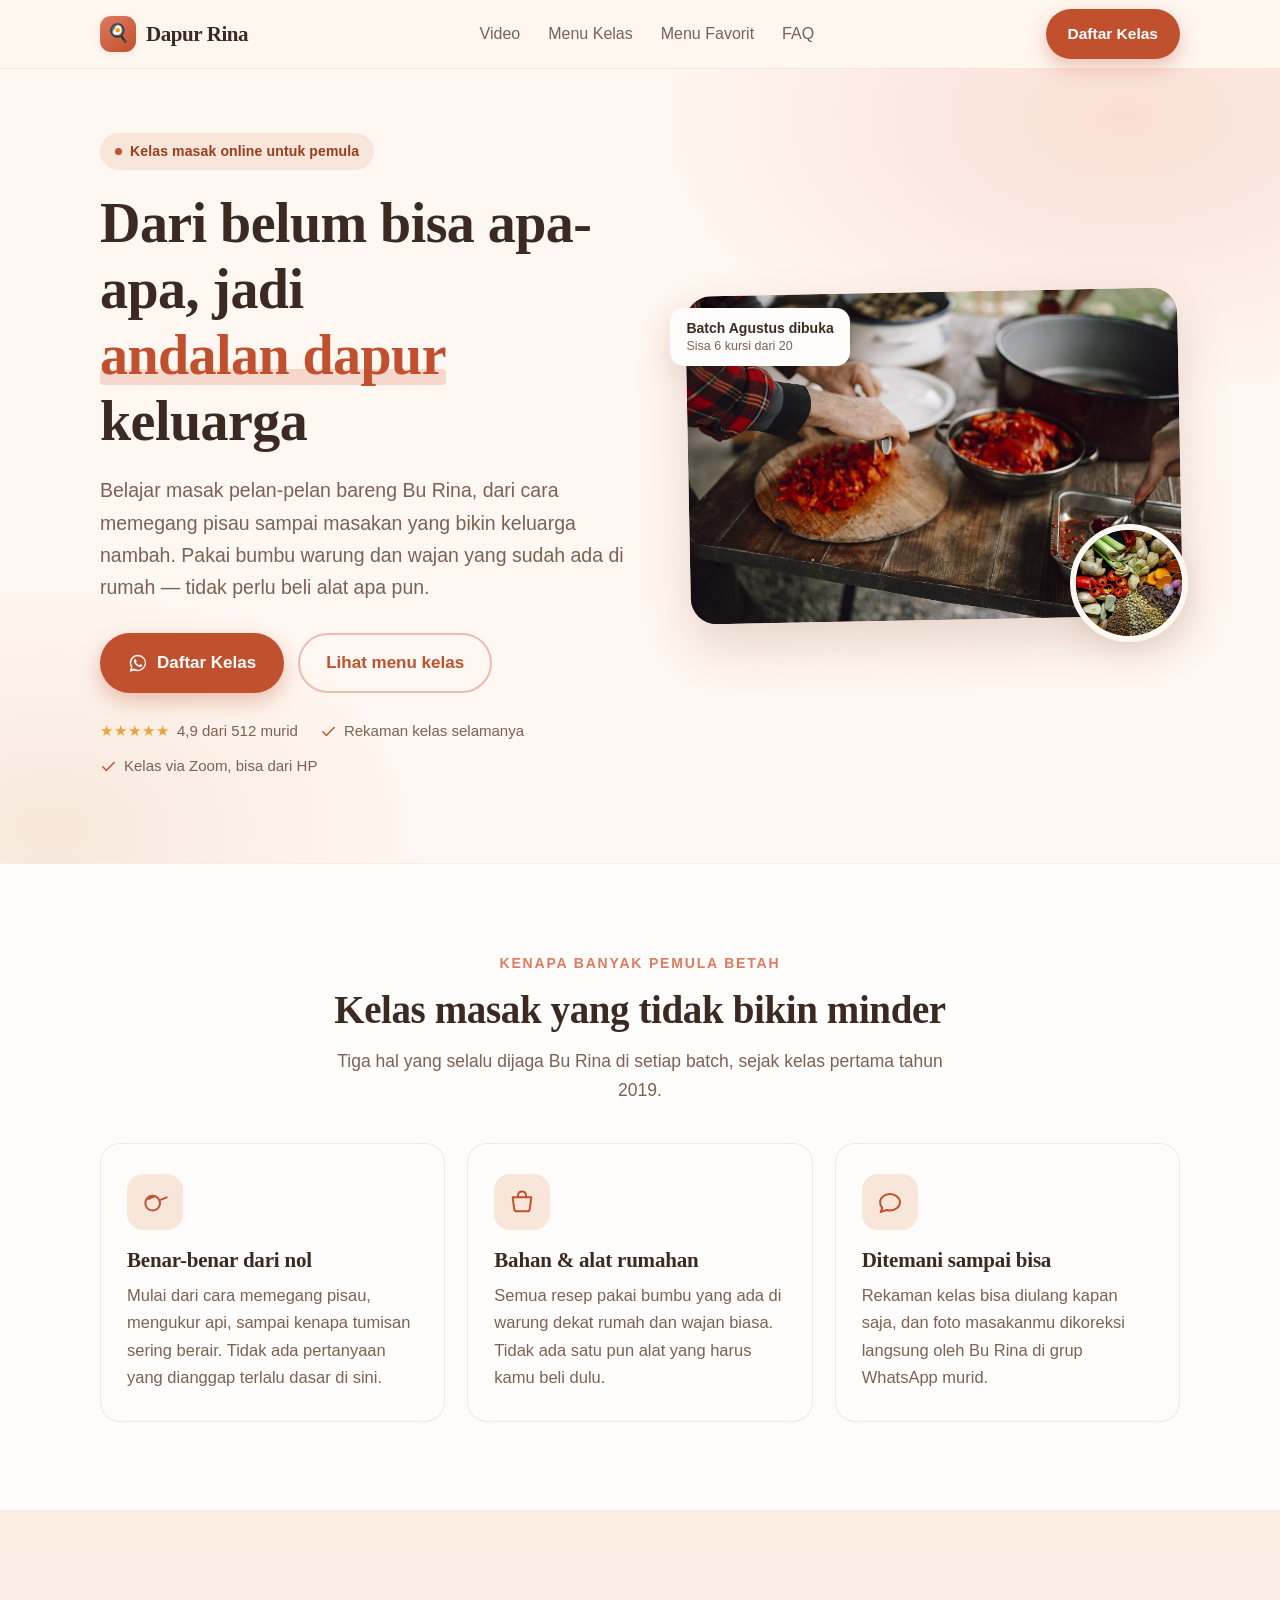
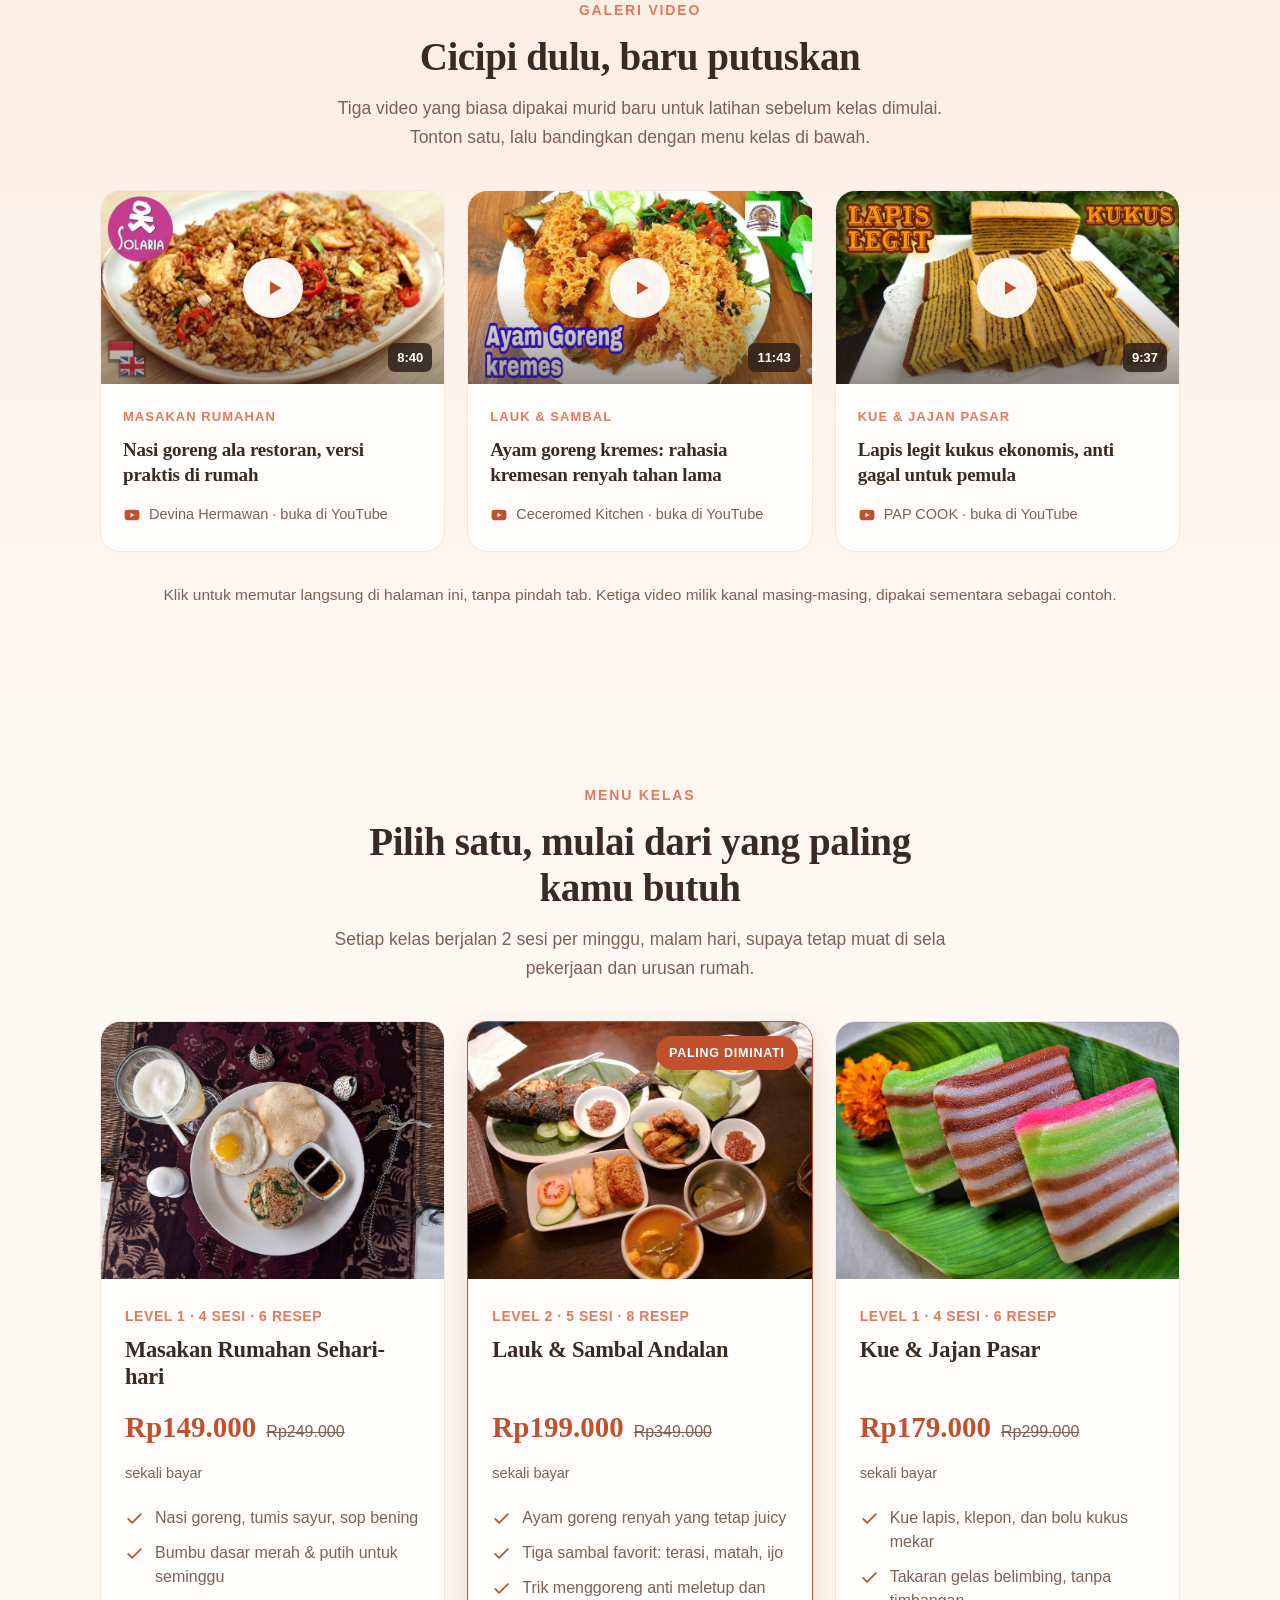
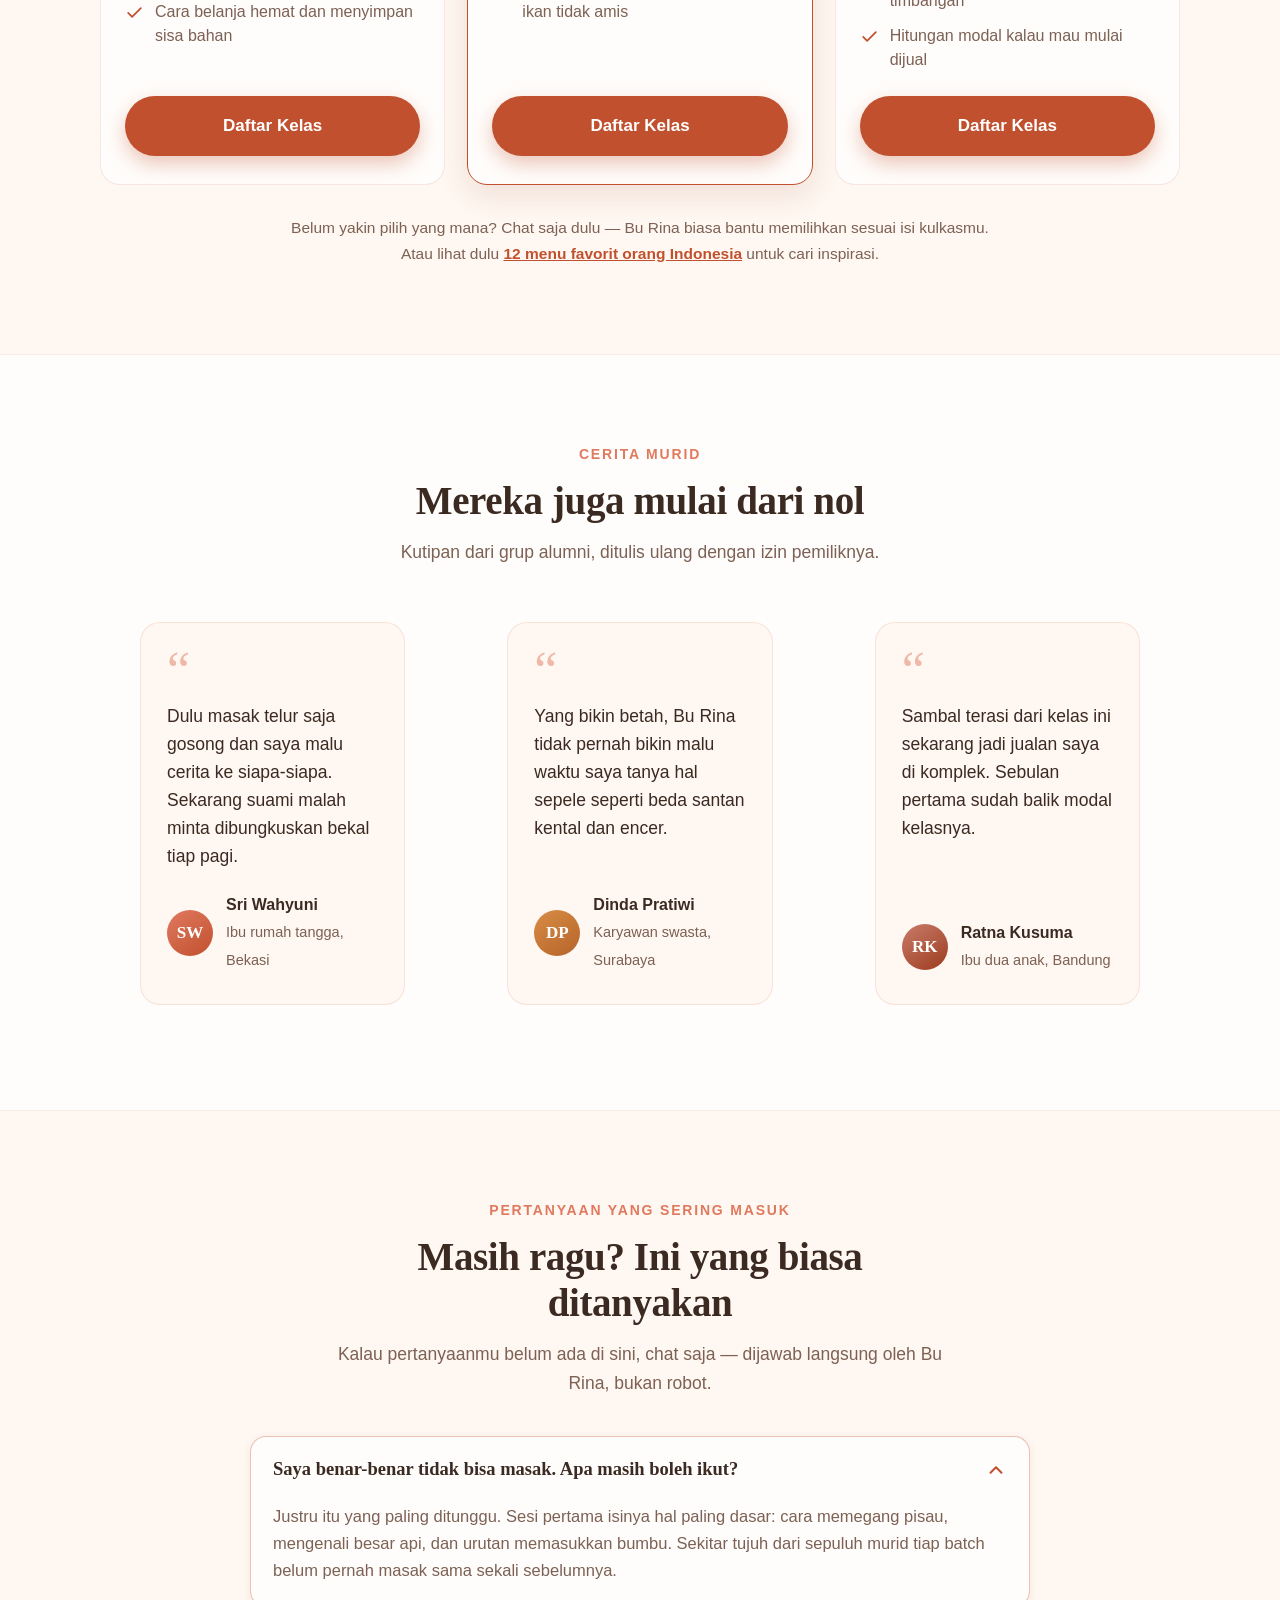
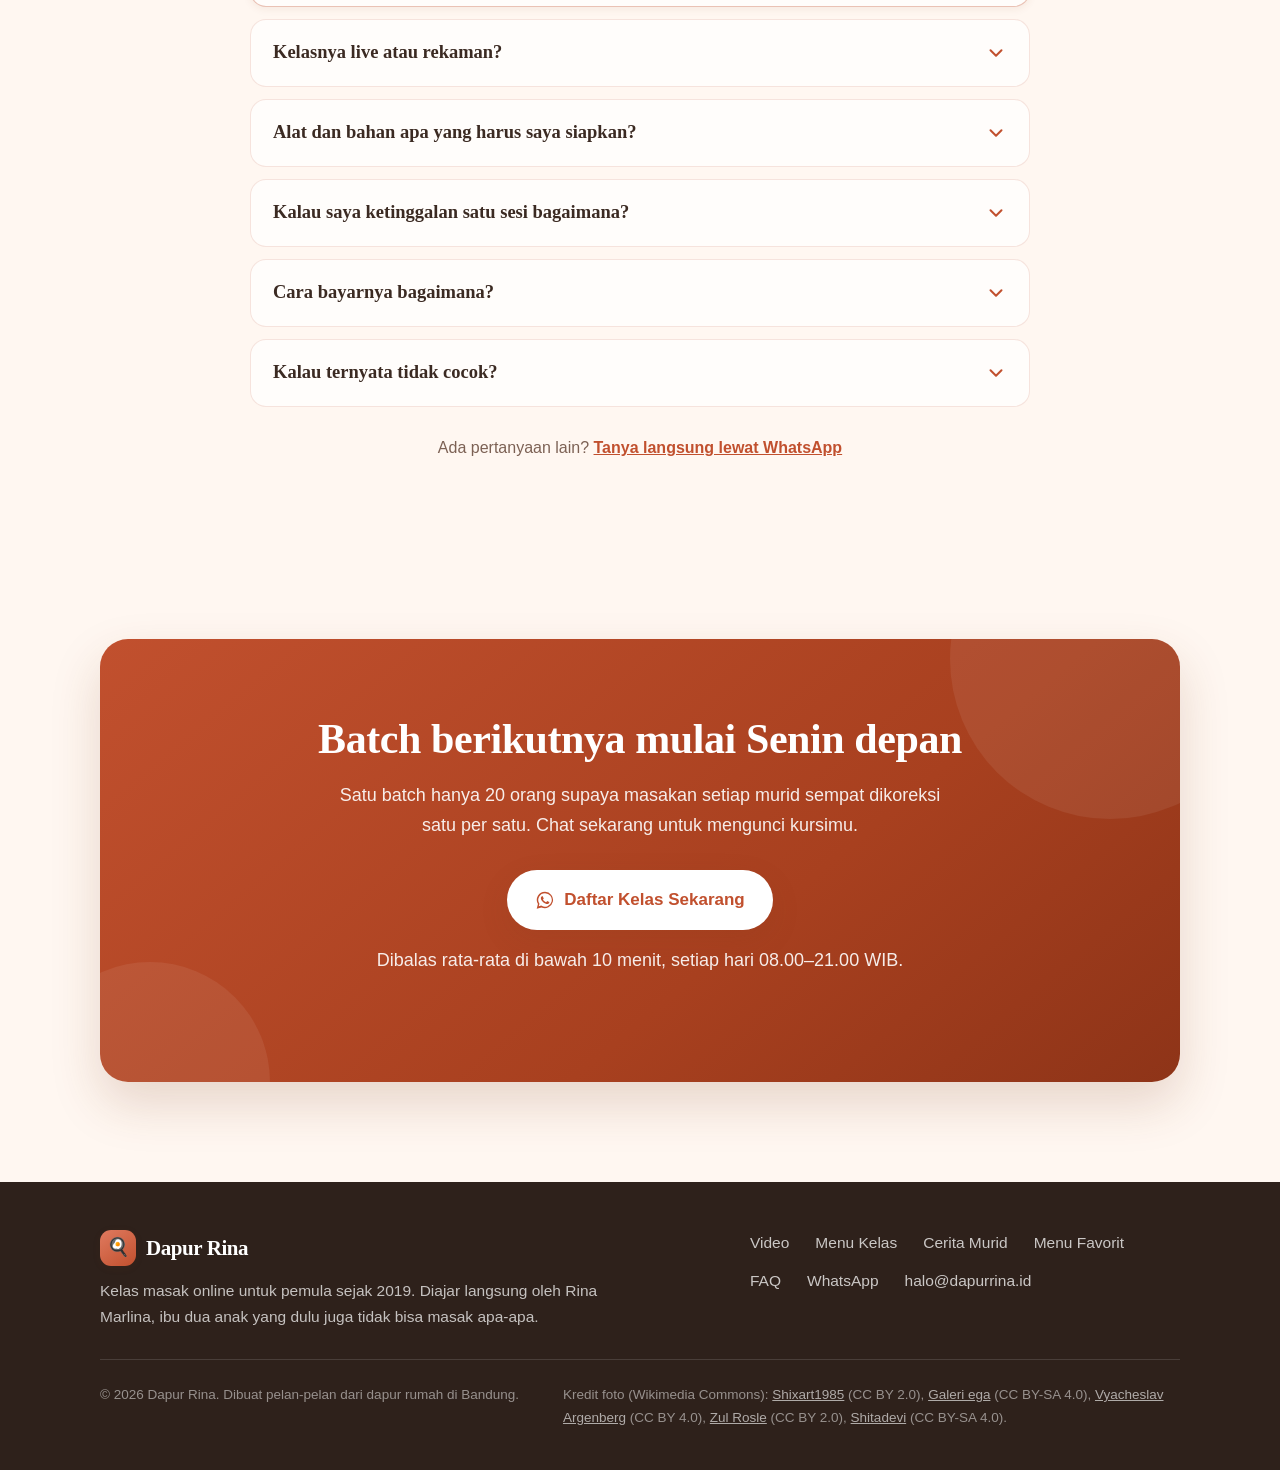
<file: index.html>
<!DOCTYPE html>
<html lang="id">
<head>
<meta charset="utf-8">
<meta name="viewport" content="width=device-width, initial-scale=1">
<title>Dapur Rina — Kelas Masak Online untuk Pemula</title>
<meta name="description" content="Belajar masak dari nol bareng Bu Rina. Kelas online untuk pemula, pakai bumbu warung dan alat dapur biasa. Rekaman selamanya + grup tanya jawab.">
<meta name="theme-color" content="#C1502E">
<meta property="og:type" content="website">
<meta property="og:title" content="Dapur Rina — Kelas Masak Online untuk Pemula">
<meta property="og:description" content="Dari belum bisa apa-apa, jadi andalan dapur keluarga. Kelas masak online yang sabar untuk pemula.">
<meta property="og:image" content="assets/hero-memasak.jpg">
<link rel="icon" href="data:image/svg+xml,<svg xmlns='http://www.w3.org/2000/svg' viewBox='0 0 100 100'><text y='.9em' font-size='90'>🍳</text></svg>">

<!--
  ================================================================
  GANTI SEBELUM DIPAKAI:
  1. Nomor WhatsApp — cari "6281234567890" (ada di 8 tautan),
     ganti semua dengan nomor asli, format 62xxx tanpa "+" dan tanpa "0".
  2. Harga, nama kelas, dan testimoni — semuanya contoh.
  3. Video di galeri: ganti data-yt, href, dan thumbnail-nya.
  4. Foto di folder assets/ berlisensi Creative Commons (kredit ada
     di footer). Kalau sudah punya foto masakan sendiri, timpa saja
     file-nya dengan nama yang sama.
  ================================================================
-->

<script>
  /* Dipasang sebelum halaman digambar supaya tidak ada kedipan.
     Efek interaktif hanya dinyalakan kalau browser mendukung
     IntersectionObserver — kalau tidak, halaman tetap statis dan utuh. */
  if ('IntersectionObserver' in window) document.documentElement.classList.add('js');
</script>

<link rel="stylesheet" href="style.css">
</head>
<body>

<header class="site-header">
  <div class="wrap header-inner">
    <a class="brand" href="#top">
      <span class="brand-mark" aria-hidden="true">🍳</span>
      Dapur Rina
    </a>
    <nav class="nav" aria-label="Navigasi utama">
      <a href="#video">Video</a>
      <a href="#kelas">Menu Kelas</a>
      <a href="menu-favorit.html">Menu Favorit</a>
      <a href="#faq">FAQ</a>
    </nav>
    <a class="btn btn-primary btn-sm header-cta" href="https://wa.me/6281234567890?text=Halo%20Bu%20Rina%2C%20saya%20mau%20daftar%20kelas%20masak%20online%20Dapur%20Rina.">
      Daftar Kelas
    </a>
  </div>
</header>

<main id="top">

  <!-- ============ HERO ============ -->
  <section class="hero">
    <div class="wrap hero-grid">
      <div>
        <span class="eyebrow">Kelas masak online untuk pemula</span>

        <h1>Dari belum bisa apa-apa, jadi <em>andalan dapur</em> keluarga</h1>

        <p class="hero-lead">
          Belajar masak pelan-pelan bareng Bu Rina, dari cara memegang pisau sampai
          masakan yang bikin keluarga nambah. Pakai bumbu warung dan wajan yang sudah
          ada di rumah — tidak perlu beli alat apa pun.
        </p>

        <div class="hero-actions">
          <a class="btn btn-primary" href="https://wa.me/6281234567890?text=Halo%20Bu%20Rina%2C%20saya%20mau%20daftar%20kelas%20masak%20online%20Dapur%20Rina.">
            <svg viewBox="0 0 24 24" fill="currentColor" aria-hidden="true"><path d="M12.04 2.01a9.9 9.9 0 0 0-8.5 14.9L2.05 22.4l5.62-1.47a9.9 9.9 0 1 0 4.37-18.92Zm0 1.8a8.1 8.1 0 1 1-4.1 15.09l-.3-.18-3.1.81.83-3.02-.2-.31A8.1 8.1 0 0 1 12.04 3.8Zm4.6 10.4c-.25-.13-1.47-.72-1.7-.8-.23-.09-.4-.13-.56.12-.17.25-.65.8-.8.97-.14.16-.29.19-.54.06-.25-.12-1.05-.38-2-1.24a7.5 7.5 0 0 1-1.38-1.72c-.15-.25-.02-.38.11-.5.11-.12.25-.3.37-.44.12-.15.16-.25.25-.42.08-.16.04-.31-.02-.44-.06-.12-.56-1.35-.77-1.85-.2-.48-.4-.41-.56-.42h-.47c-.17 0-.44.06-.66.31-.23.25-.87.85-.87 2.07s.89 2.4 1.02 2.57c.12.16 1.75 2.67 4.24 3.74.59.26 1.05.41 1.41.52.6.19 1.14.16 1.57.1.48-.07 1.47-.6 1.68-1.18.2-.58.2-1.08.14-1.18-.06-.1-.23-.16-.48-.28Z"/></svg>
            Daftar Kelas
          </a>
          <a class="btn btn-ghost" href="#kelas">Lihat menu kelas</a>
        </div>

        <div class="trust">
          <span><span class="stars" aria-hidden="true">★★★★★</span> 4,9 dari 512 murid</span>
          <span>
            <svg viewBox="0 0 24 24" fill="none" stroke="currentColor" stroke-width="2" stroke-linecap="round" stroke-linejoin="round" aria-hidden="true"><path d="m4 12.5 5 5 11-11"/></svg>
            Rekaman kelas selamanya
          </span>
          <span>
            <svg viewBox="0 0 24 24" fill="none" stroke="currentColor" stroke-width="2" stroke-linecap="round" stroke-linejoin="round" aria-hidden="true"><path d="m4 12.5 5 5 11-11"/></svg>
            Kelas via Zoom, bisa dari HP
          </span>
        </div>
      </div>

      <div class="hero-visual">
        <div class="hero-photo">
          <img src="assets/hero-memasak.jpg" width="1600" height="1067" fetchpriority="high"
               alt="Tangan sedang mengiris cabai merah di atas talenan kayu di dapur rumahan">
        </div>
        <div class="hero-badge">
          Batch Agustus dibuka
          <small>Sisa 6 kursi dari 20</small>
        </div>
        <div class="hero-chip">
          <img src="assets/bumbu.jpg" width="760" height="760" loading="lazy"
               alt="Aneka bumbu dapur: kunyit, jahe, serai, bawang, dan cabai">
        </div>
      </div>
    </div>
  </section>

  <!-- ============ KEUNGGULAN ============ -->
  <section class="section keunggulan" id="keunggulan">
    <div class="wrap">
      <div class="section-head center reveal">
        <span class="kicker">Kenapa banyak pemula betah</span>
        <h2>Kelas masak yang tidak bikin minder</h2>
        <p>Tiga hal yang selalu dijaga Bu Rina di setiap batch, sejak kelas pertama tahun 2019.</p>
      </div>

      <div class="grid-3">
        <article class="card reveal">
          <div class="card-icon" aria-hidden="true">
            <svg viewBox="0 0 24 24" fill="none" stroke="currentColor" stroke-width="1.7" stroke-linecap="round" stroke-linejoin="round">
              <circle cx="10" cy="13" r="6.3"/><path d="M16.1 10.4 22 8"/><path d="M6.9 9.4a5 5 0 0 1 3.7-1.6"/>
            </svg>
          </div>
          <h3>Benar-benar dari nol</h3>
          <p>Mulai dari cara memegang pisau, mengukur api, sampai kenapa tumisan sering berair. Tidak ada pertanyaan yang dianggap terlalu dasar di sini.</p>
        </article>

        <article class="card reveal">
          <div class="card-icon" aria-hidden="true">
            <svg viewBox="0 0 24 24" fill="none" stroke="currentColor" stroke-width="1.7" stroke-linecap="round" stroke-linejoin="round">
              <path d="M4 8h16l-1.4 10.3a2 2 0 0 1-2 1.7H7.4a2 2 0 0 1-2-1.7L4 8Z"/><path d="M8.6 8V6.3a3.4 3.4 0 0 1 6.8 0V8"/>
            </svg>
          </div>
          <h3>Bahan &amp; alat rumahan</h3>
          <p>Semua resep pakai bumbu yang ada di warung dekat rumah dan wajan biasa. Tidak ada satu pun alat yang harus kamu beli dulu.</p>
        </article>

        <article class="card reveal">
          <div class="card-icon" aria-hidden="true">
            <svg viewBox="0 0 24 24" fill="none" stroke="currentColor" stroke-width="1.7" stroke-linecap="round" stroke-linejoin="round">
              <path d="M20.5 12.2c0 3.9-3.8 7.1-8.5 7.1-1 0-2-.15-2.9-.42L4 20.6l1.4-3.5c-1.2-1.3-1.9-2.9-1.9-4.9 0-3.9 3.8-7.1 8.5-7.1s8.5 3.2 8.5 7.1Z"/>
            </svg>
          </div>
          <h3>Ditemani sampai bisa</h3>
          <p>Rekaman kelas bisa diulang kapan saja, dan foto masakanmu dikoreksi langsung oleh Bu Rina di grup WhatsApp murid.</p>
        </article>
      </div>
    </div>
  </section>

  <!-- ============ GALERI VIDEO ============ -->
  <section class="section galeri" id="video">
    <div class="wrap">
      <div class="section-head center reveal">
        <span class="kicker">Galeri video</span>
        <h2>Cicipi dulu, baru putuskan</h2>
        <p>Tiga video yang biasa dipakai murid baru untuk latihan sebelum kelas dimulai. Tonton satu, lalu bandingkan dengan menu kelas di bawah.</p>
      </div>

      <div class="grid-3">

        <a class="video-card reveal" href="https://www.youtube.com/watch?v=Js9FXCkn798" data-yt="Js9FXCkn798" target="_blank" rel="noopener">
          <div class="video-thumb">
            <img src="assets/video-nasi-goreng.jpg" width="800" height="450" loading="lazy"
                 alt="Cuplikan video resep nasi goreng ala restoran">
            <span class="play" aria-hidden="true">
              <svg viewBox="0 0 24 24" fill="currentColor"><path d="M8 5.2v13.6L19.5 12 8 5.2Z"/></svg>
            </span>
            <span class="durasi">8:40</span>
          </div>
          <div class="video-body">
            <span class="video-tag">Masakan rumahan</span>
            <h3>Nasi goreng ala restoran, versi praktis di rumah</h3>
            <span class="video-src">
              <svg viewBox="0 0 24 24" fill="currentColor" aria-hidden="true"><path d="M21.6 7.2a2.5 2.5 0 0 0-1.75-1.77C18.3 5 12 5 12 5s-6.3 0-7.85.43A2.5 2.5 0 0 0 2.4 7.2 26 26 0 0 0 2 12a26 26 0 0 0 .4 4.8 2.5 2.5 0 0 0 1.75 1.77C5.7 19 12 19 12 19s6.3 0 7.85-.43a2.5 2.5 0 0 0 1.75-1.77A26 26 0 0 0 22 12a26 26 0 0 0-.4-4.8ZM10 15V9l5.2 3L10 15Z"/></svg>
              Devina Hermawan · buka di YouTube
            </span>
          </div>
        </a>

        <a class="video-card reveal" href="https://www.youtube.com/watch?v=fPXOjA5UlzQ" data-yt="fPXOjA5UlzQ" target="_blank" rel="noopener">
          <div class="video-thumb">
            <img src="assets/video-ayam-kremes.jpg" width="800" height="450" loading="lazy"
                 alt="Cuplikan video resep ayam goreng kremes">
            <span class="play" aria-hidden="true">
              <svg viewBox="0 0 24 24" fill="currentColor"><path d="M8 5.2v13.6L19.5 12 8 5.2Z"/></svg>
            </span>
            <span class="durasi">11:43</span>
          </div>
          <div class="video-body">
            <span class="video-tag">Lauk &amp; sambal</span>
            <h3>Ayam goreng kremes: rahasia kremesan renyah tahan lama</h3>
            <span class="video-src">
              <svg viewBox="0 0 24 24" fill="currentColor" aria-hidden="true"><path d="M21.6 7.2a2.5 2.5 0 0 0-1.75-1.77C18.3 5 12 5 12 5s-6.3 0-7.85.43A2.5 2.5 0 0 0 2.4 7.2 26 26 0 0 0 2 12a26 26 0 0 0 .4 4.8 2.5 2.5 0 0 0 1.75 1.77C5.7 19 12 19 12 19s6.3 0 7.85-.43a2.5 2.5 0 0 0 1.75-1.77A26 26 0 0 0 22 12a26 26 0 0 0-.4-4.8ZM10 15V9l5.2 3L10 15Z"/></svg>
              Ceceromed Kitchen · buka di YouTube
            </span>
          </div>
        </a>

        <a class="video-card reveal" href="https://www.youtube.com/watch?v=isZYKGxRz5g" data-yt="isZYKGxRz5g" target="_blank" rel="noopener">
          <div class="video-thumb">
            <img src="assets/video-kue-lapis.jpg" width="800" height="450" loading="lazy"
                 alt="Cuplikan video resep lapis legit kukus">
            <span class="play" aria-hidden="true">
              <svg viewBox="0 0 24 24" fill="currentColor"><path d="M8 5.2v13.6L19.5 12 8 5.2Z"/></svg>
            </span>
            <span class="durasi">9:37</span>
          </div>
          <div class="video-body">
            <span class="video-tag">Kue &amp; jajan pasar</span>
            <h3>Lapis legit kukus ekonomis, anti gagal untuk pemula</h3>
            <span class="video-src">
              <svg viewBox="0 0 24 24" fill="currentColor" aria-hidden="true"><path d="M21.6 7.2a2.5 2.5 0 0 0-1.75-1.77C18.3 5 12 5 12 5s-6.3 0-7.85.43A2.5 2.5 0 0 0 2.4 7.2 26 26 0 0 0 2 12a26 26 0 0 0 .4 4.8 2.5 2.5 0 0 0 1.75 1.77C5.7 19 12 19 12 19s6.3 0 7.85-.43a2.5 2.5 0 0 0 1.75-1.77A26 26 0 0 0 22 12a26 26 0 0 0-.4-4.8ZM10 15V9l5.2 3L10 15Z"/></svg>
              PAP COOK · buka di YouTube
            </span>
          </div>
        </a>

      </div>

      <p class="kelas-note">Klik untuk memutar langsung di halaman ini, tanpa pindah tab. Ketiga video milik kanal masing-masing, dipakai sementara sebagai contoh.</p>
    </div>
  </section>

  <!-- ============ MENU KELAS ============ -->
  <section class="section" id="kelas">
    <div class="wrap">
      <div class="section-head center reveal">
        <span class="kicker">Menu kelas</span>
        <h2>Pilih satu, mulai dari yang paling kamu butuh</h2>
        <p>Setiap kelas berjalan 2 sesi per minggu, malam hari, supaya tetap muat di sela pekerjaan dan urusan rumah.</p>
      </div>

      <div class="grid-3">

        <article class="kelas-card reveal">
          <div class="kelas-thumb">
            <img src="assets/kelas-rumahan.jpg" width="900" height="675" loading="lazy"
                 alt="Sepiring nasi goreng dengan telur mata sapi, kerupuk, dan sambal">
          </div>
          <div class="kelas-body">
            <div class="kelas-meta">Level 1 · 4 sesi · 6 resep</div>
            <h3>Masakan Rumahan Sehari-hari</h3>
            <div class="harga">
              <strong>Rp149.000</strong>
              <del>Rp249.000</del>
              <span class="per">sekali bayar</span>
            </div>
            <ul class="fitur">
              <li><svg viewBox="0 0 24 24" fill="none" stroke="currentColor" stroke-width="2.2" stroke-linecap="round" stroke-linejoin="round"><path d="m4 12.5 5 5 11-11"/></svg> Nasi goreng, tumis sayur, sop bening</li>
              <li><svg viewBox="0 0 24 24" fill="none" stroke="currentColor" stroke-width="2.2" stroke-linecap="round" stroke-linejoin="round"><path d="m4 12.5 5 5 11-11"/></svg> Bumbu dasar merah &amp; putih untuk seminggu</li>
              <li><svg viewBox="0 0 24 24" fill="none" stroke="currentColor" stroke-width="2.2" stroke-linecap="round" stroke-linejoin="round"><path d="m4 12.5 5 5 11-11"/></svg> Cara belanja hemat dan menyimpan sisa bahan</li>
            </ul>
            <a class="btn btn-primary btn-block" href="https://wa.me/6281234567890?text=Halo%20Bu%20Rina%2C%20saya%20mau%20daftar%20kelas%20Masakan%20Rumahan%20Sehari-hari.">Daftar Kelas</a>
          </div>
        </article>

        <article class="kelas-card featured reveal">
          <div class="kelas-thumb">
            <img src="assets/kelas-lauk.jpg" width="900" height="675" loading="lazy"
                 alt="Hidangan lauk lengkap: ikan bakar, tahu tempe goreng, sambal, dan lalapan">
            <span class="tag-featured">Paling diminati</span>
          </div>
          <div class="kelas-body">
            <div class="kelas-meta">Level 2 · 5 sesi · 8 resep</div>
            <h3>Lauk &amp; Sambal Andalan</h3>
            <div class="harga">
              <strong>Rp199.000</strong>
              <del>Rp349.000</del>
              <span class="per">sekali bayar</span>
            </div>
            <ul class="fitur">
              <li><svg viewBox="0 0 24 24" fill="none" stroke="currentColor" stroke-width="2.2" stroke-linecap="round" stroke-linejoin="round"><path d="m4 12.5 5 5 11-11"/></svg> Ayam goreng renyah yang tetap juicy</li>
              <li><svg viewBox="0 0 24 24" fill="none" stroke="currentColor" stroke-width="2.2" stroke-linecap="round" stroke-linejoin="round"><path d="m4 12.5 5 5 11-11"/></svg> Tiga sambal favorit: terasi, matah, ijo</li>
              <li><svg viewBox="0 0 24 24" fill="none" stroke="currentColor" stroke-width="2.2" stroke-linecap="round" stroke-linejoin="round"><path d="m4 12.5 5 5 11-11"/></svg> Trik menggoreng anti meletup dan ikan tidak amis</li>
            </ul>
            <a class="btn btn-primary btn-block" href="https://wa.me/6281234567890?text=Halo%20Bu%20Rina%2C%20saya%20mau%20daftar%20kelas%20Lauk%20%26%20Sambal%20Andalan.">Daftar Kelas</a>
          </div>
        </article>

        <article class="kelas-card reveal">
          <div class="kelas-thumb">
            <img src="assets/kelas-kue.jpg" width="900" height="675" loading="lazy"
                 alt="Kue lapis berwarna-warni disajikan di atas daun pisang">
          </div>
          <div class="kelas-body">
            <div class="kelas-meta">Level 1 · 4 sesi · 6 resep</div>
            <h3>Kue &amp; Jajan Pasar</h3>
            <div class="harga">
              <strong>Rp179.000</strong>
              <del>Rp299.000</del>
              <span class="per">sekali bayar</span>
            </div>
            <ul class="fitur">
              <li><svg viewBox="0 0 24 24" fill="none" stroke="currentColor" stroke-width="2.2" stroke-linecap="round" stroke-linejoin="round"><path d="m4 12.5 5 5 11-11"/></svg> Kue lapis, klepon, dan bolu kukus mekar</li>
              <li><svg viewBox="0 0 24 24" fill="none" stroke="currentColor" stroke-width="2.2" stroke-linecap="round" stroke-linejoin="round"><path d="m4 12.5 5 5 11-11"/></svg> Takaran gelas belimbing, tanpa timbangan</li>
              <li><svg viewBox="0 0 24 24" fill="none" stroke="currentColor" stroke-width="2.2" stroke-linecap="round" stroke-linejoin="round"><path d="m4 12.5 5 5 11-11"/></svg> Hitungan modal kalau mau mulai dijual</li>
            </ul>
            <a class="btn btn-primary btn-block" href="https://wa.me/6281234567890?text=Halo%20Bu%20Rina%2C%20saya%20mau%20daftar%20kelas%20Kue%20%26%20Jajan%20Pasar.">Daftar Kelas</a>
          </div>
        </article>

      </div>

      <p class="kelas-note">
        Belum yakin pilih yang mana? Chat saja dulu — Bu Rina biasa bantu memilihkan sesuai isi kulkasmu.<br>
        Atau lihat dulu <a href="menu-favorit.html" style="color:var(--terracotta);font-weight:600">12 menu favorit orang Indonesia</a> untuk cari inspirasi.
      </p>
    </div>
  </section>

  <!-- ============ TESTIMONI ============ -->
  <section class="section testimoni" id="testimoni">
    <div class="wrap">
      <div class="section-head center reveal">
        <span class="kicker">Cerita murid</span>
        <h2>Mereka juga mulai dari nol</h2>
        <p>Kutipan dari grup alumni, ditulis ulang dengan izin pemiliknya.</p>
      </div>

      <div class="grid-3 testi-slider reveal">
        <figure class="quote">
          <div class="mark" aria-hidden="true">&ldquo;</div>
          <blockquote>Dulu masak telur saja gosong dan saya malu cerita ke siapa-siapa. Sekarang suami malah minta dibungkuskan bekal tiap pagi.</blockquote>
          <figcaption class="who">
            <div class="avatar a1" aria-hidden="true">SW</div>
            <div><b>Sri Wahyuni</b><span>Ibu rumah tangga, Bekasi</span></div>
          </figcaption>
        </figure>

        <figure class="quote">
          <div class="mark" aria-hidden="true">&ldquo;</div>
          <blockquote>Yang bikin betah, Bu Rina tidak pernah bikin malu waktu saya tanya hal sepele seperti beda santan kental dan encer.</blockquote>
          <figcaption class="who">
            <div class="avatar a2" aria-hidden="true">DP</div>
            <div><b>Dinda Pratiwi</b><span>Karyawan swasta, Surabaya</span></div>
          </figcaption>
        </figure>

        <figure class="quote">
          <div class="mark" aria-hidden="true">&ldquo;</div>
          <blockquote>Sambal terasi dari kelas ini sekarang jadi jualan saya di komplek. Sebulan pertama sudah balik modal kelasnya.</blockquote>
          <figcaption class="who">
            <div class="avatar a3" aria-hidden="true">RK</div>
            <div><b>Ratna Kusuma</b><span>Ibu dua anak, Bandung</span></div>
          </figcaption>
        </figure>
      </div>

      <p class="geser-hint">Geser ke samping untuk cerita lainnya →</p>
    </div>
  </section>

  <!-- ============ FAQ ============ -->
  <section class="section" id="faq">
    <div class="wrap">
      <div class="section-head center reveal">
        <span class="kicker">Pertanyaan yang sering masuk</span>
        <h2>Masih ragu? Ini yang biasa ditanyakan</h2>
        <p>Kalau pertanyaanmu belum ada di sini, chat saja — dijawab langsung oleh Bu Rina, bukan robot.</p>
      </div>

      <div class="faq reveal">

        <details name="faq" open>
          <summary>
            Saya benar-benar tidak bisa masak. Apa masih boleh ikut?
            <svg class="chev" viewBox="0 0 24 24" fill="none" stroke="currentColor" stroke-width="2.2" stroke-linecap="round" stroke-linejoin="round" aria-hidden="true"><path d="m6 9 6 6 6-6"/></svg>
          </summary>
          <p>Justru itu yang paling ditunggu. Sesi pertama isinya hal paling dasar: cara memegang pisau, mengenali besar api, dan urutan memasukkan bumbu. Sekitar tujuh dari sepuluh murid tiap batch belum pernah masak sama sekali sebelumnya.</p>
        </details>

        <details name="faq">
          <summary>
            Kelasnya live atau rekaman?
            <svg class="chev" viewBox="0 0 24 24" fill="none" stroke="currentColor" stroke-width="2.2" stroke-linecap="round" stroke-linejoin="round" aria-hidden="true"><path d="m6 9 6 6 6-6"/></svg>
          </summary>
          <p>Live lewat Zoom, dua sesi per minggu di malam hari, jadi masih muat setelah jam kerja. Semua sesi tetap direkam dan link rekamannya dikirim maksimal sehari setelah kelas — bisa diulang kapan pun tanpa batas waktu.</p>
        </details>

        <details name="faq">
          <summary>
            Alat dan bahan apa yang harus saya siapkan?
            <svg class="chev" viewBox="0 0 24 24" fill="none" stroke="currentColor" stroke-width="2.2" stroke-linecap="round" stroke-linejoin="round" aria-hidden="true"><path d="m6 9 6 6 6-6"/></svg>
          </summary>
          <p>Cukup wajan atau panci yang sudah ada di rumah, satu pisau, dan talenan. Tidak ada alat khusus yang harus dibeli. Daftar bahan tiap sesi dikirim dua hari sebelumnya, dan belanjanya dirancang di kisaran Rp30.000 sekali masak.</p>
        </details>

        <details name="faq">
          <summary>
            Kalau saya ketinggalan satu sesi bagaimana?
            <svg class="chev" viewBox="0 0 24 24" fill="none" stroke="currentColor" stroke-width="2.2" stroke-linecap="round" stroke-linejoin="round" aria-hidden="true"><path d="m6 9 6 6 6-6"/></svg>
          </summary>
          <p>Tinggal tonton rekamannya, lalu kirim foto hasil masakanmu ke grup untuk dikoreksi seperti biasa. Kalau ketinggalan lebih dari dua sesi, kamu boleh mengulang sesi itu di batch berikutnya tanpa bayar lagi.</p>
        </details>

        <details name="faq">
          <summary>
            Cara bayarnya bagaimana?
            <svg class="chev" viewBox="0 0 24 24" fill="none" stroke="currentColor" stroke-width="2.2" stroke-linecap="round" stroke-linejoin="round" aria-hidden="true"><path d="m6 9 6 6 6-6"/></svg>
          </summary>
          <p>Transfer bank atau e-wallet, sekali bayar untuk seluruh kelas. Tidak ada biaya bulanan dan tidak ada tagihan otomatis. Konfirmasi pembayaran dan link Zoom-nya diurus lewat WhatsApp.</p>
        </details>

        <details name="faq">
          <summary>
            Kalau ternyata tidak cocok?
            <svg class="chev" viewBox="0 0 24 24" fill="none" stroke="currentColor" stroke-width="2.2" stroke-linecap="round" stroke-linejoin="round" aria-hidden="true"><path d="m6 9 6 6 6-6"/></svg>
          </summary>
          <p>Ikuti dulu sesi pertama. Kalau setelah itu kamu merasa kelasnya tidak cocok, chat Bu Rina dan uangnya dikembalikan penuh — tanpa perlu menjelaskan panjang lebar.</p>
        </details>

      </div>

      <p class="faq-note">Ada pertanyaan lain? <a href="https://wa.me/6281234567890?text=Halo%20Bu%20Rina%2C%20saya%20mau%20tanya%20soal%20kelas%20masak.">Tanya langsung lewat WhatsApp</a></p>
    </div>
  </section>

  <!-- ============ CTA PENUTUP ============ -->
  <section class="cta">
    <div class="wrap">
      <div class="cta-panel reveal">
        <h2>Batch berikutnya mulai Senin depan</h2>
        <p>Satu batch hanya 20 orang supaya masakan setiap murid sempat dikoreksi satu per satu. Chat sekarang untuk mengunci kursimu.</p>
        <a class="btn btn-light" href="https://wa.me/6281234567890?text=Halo%20Bu%20Rina%2C%20saya%20mau%20daftar%20kelas%20masak%20online%20Dapur%20Rina.">
          <svg viewBox="0 0 24 24" fill="currentColor" aria-hidden="true"><path d="M12.04 2.01a9.9 9.9 0 0 0-8.5 14.9L2.05 22.4l5.62-1.47a9.9 9.9 0 1 0 4.37-18.92Zm0 1.8a8.1 8.1 0 1 1-4.1 15.09l-.3-.18-3.1.81.83-3.02-.2-.31A8.1 8.1 0 0 1 12.04 3.8Zm4.6 10.4c-.25-.13-1.47-.72-1.7-.8-.23-.09-.4-.13-.56.12-.17.25-.65.8-.8.97-.14.16-.29.19-.54.06-.25-.12-1.05-.38-2-1.24a7.5 7.5 0 0 1-1.38-1.72c-.15-.25-.02-.38.11-.5.11-.12.25-.3.37-.44.12-.15.16-.25.25-.42.08-.16.04-.31-.02-.44-.06-.12-.56-1.35-.77-1.85-.2-.48-.4-.41-.56-.42h-.47c-.17 0-.44.06-.66.31-.23.25-.87.85-.87 2.07s.89 2.4 1.02 2.57c.12.16 1.75 2.67 4.24 3.74.59.26 1.05.41 1.41.52.6.19 1.14.16 1.57.1.48-.07 1.47-.6 1.68-1.18.2-.58.2-1.08.14-1.18-.06-.1-.23-.16-.48-.28Z"/></svg>
          Daftar Kelas Sekarang
        </a>
        <p class="cta-sub">Dibalas rata-rata di bawah 10 menit, setiap hari 08.00–21.00 WIB.</p>
      </div>
    </div>
  </section>

</main>

<footer class="site-footer">
  <div class="wrap">
    <div class="footer-top">
      <div>
        <div class="brand"><span class="brand-mark" aria-hidden="true">🍳</span> Dapur Rina</div>
        <p>Kelas masak online untuk pemula sejak 2019. Diajar langsung oleh Rina Marlina, ibu dua anak yang dulu juga tidak bisa masak apa-apa.</p>
      </div>
      <div>
        <div class="footer-links">
          <a href="#video">Video</a>
          <a href="#kelas">Menu Kelas</a>
          <a href="#testimoni">Cerita Murid</a>
          <a href="menu-favorit.html">Menu Favorit</a>
          <a href="#faq">FAQ</a>
          <a href="https://wa.me/6281234567890?text=Halo%20Bu%20Rina%2C%20saya%20mau%20tanya%20soal%20kelas%20masak.">WhatsApp</a>
          <a href="mailto:halo@dapurrina.id">halo@dapurrina.id</a>
        </div>
      </div>
    </div>
    <div class="footer-bottom">
      <p>© 2026 Dapur Rina. Dibuat pelan-pelan dari dapur rumah di Bandung.</p>
      <p class="kredit">
        Kredit foto (Wikimedia Commons):
        <a href="https://commons.wikimedia.org/wiki/File:Chopping_fresh_peppers_in_a_rustic_kitchen_during_a_vibrant_cooking_session_in_the_countryside.jpg">Shixart1985</a> (CC BY 2.0),
        <a href="https://commons.wikimedia.org/wiki/File:Aneka_rempah_dan_bumbu_dapur.jpg">Galeri ega</a> (CC BY-SA 4.0),
        <a href="https://commons.wikimedia.org/wiki/File:Nasi_goreng,_Gili_Trawangan_(island),_Indonesia.jpg">Vyacheslav Argenberg</a> (CC BY 4.0),
        <a href="https://commons.wikimedia.org/wiki/File:Food_Sundanese_Restaurant,_Jakarta.jpg">Zul Rosle</a> (CC BY 2.0),
        <a href="https://commons.wikimedia.org/wiki/File:Kue_Lapis.jpg">Shitadevi</a> (CC BY-SA 4.0).
      </p>
    </div>
  </div>
</footer>

<!-- Bar CTA melayang, hanya tampil di layar kecil -->
<div class="bar">
  <a class="btn btn-primary btn-block" href="https://wa.me/6281234567890?text=Halo%20Bu%20Rina%2C%20saya%20mau%20daftar%20kelas%20masak%20online%20Dapur%20Rina.">
    <svg viewBox="0 0 24 24" fill="currentColor" aria-hidden="true"><path d="M12.04 2.01a9.9 9.9 0 0 0-8.5 14.9L2.05 22.4l5.62-1.47a9.9 9.9 0 1 0 4.37-18.92Zm0 1.8a8.1 8.1 0 1 1-4.1 15.09l-.3-.18-3.1.81.83-3.02-.2-.31A8.1 8.1 0 0 1 12.04 3.8Zm4.6 10.4c-.25-.13-1.47-.72-1.7-.8-.23-.09-.4-.13-.56.12-.17.25-.65.8-.8.97-.14.16-.29.19-.54.06-.25-.12-1.05-.38-2-1.24a7.5 7.5 0 0 1-1.38-1.72c-.15-.25-.02-.38.11-.5.11-.12.25-.3.37-.44.12-.15.16-.25.25-.42.08-.16.04-.31-.02-.44-.06-.12-.56-1.35-.77-1.85-.2-.48-.4-.41-.56-.42h-.47c-.17 0-.44.06-.66.31-.23.25-.87.85-.87 2.07s.89 2.4 1.02 2.57c.12.16 1.75 2.67 4.24 3.74.59.26 1.05.41 1.41.52.6.19 1.14.16 1.57.1.48-.07 1.47-.6 1.68-1.18.2-.58.2-1.08.14-1.18-.06-.1-.23-.16-.48-.28Z"/></svg>
    Daftar Kelas — Sisa 6 Kursi
  </a>
</div>

<!-- Pemutar video. Iframe-nya baru dibuat saat kartu diklik, jadi
     halaman tetap nol request eksternal sampai penonton memintanya. -->
<dialog class="video-modal" id="video-modal" aria-label="Pemutar video">
  <div class="modal-frame">
    <button class="modal-close" type="button" aria-label="Tutup video">
      <svg viewBox="0 0 24 24" fill="none" stroke="currentColor" stroke-width="2.2" stroke-linecap="round" aria-hidden="true"><path d="M6 6l12 12M18 6 6 18"/></svg>
    </button>
  </div>
  <p class="modal-judul"></p>
</dialog>

<script src="app.js" defer></script>

</body>
</html>
</file>
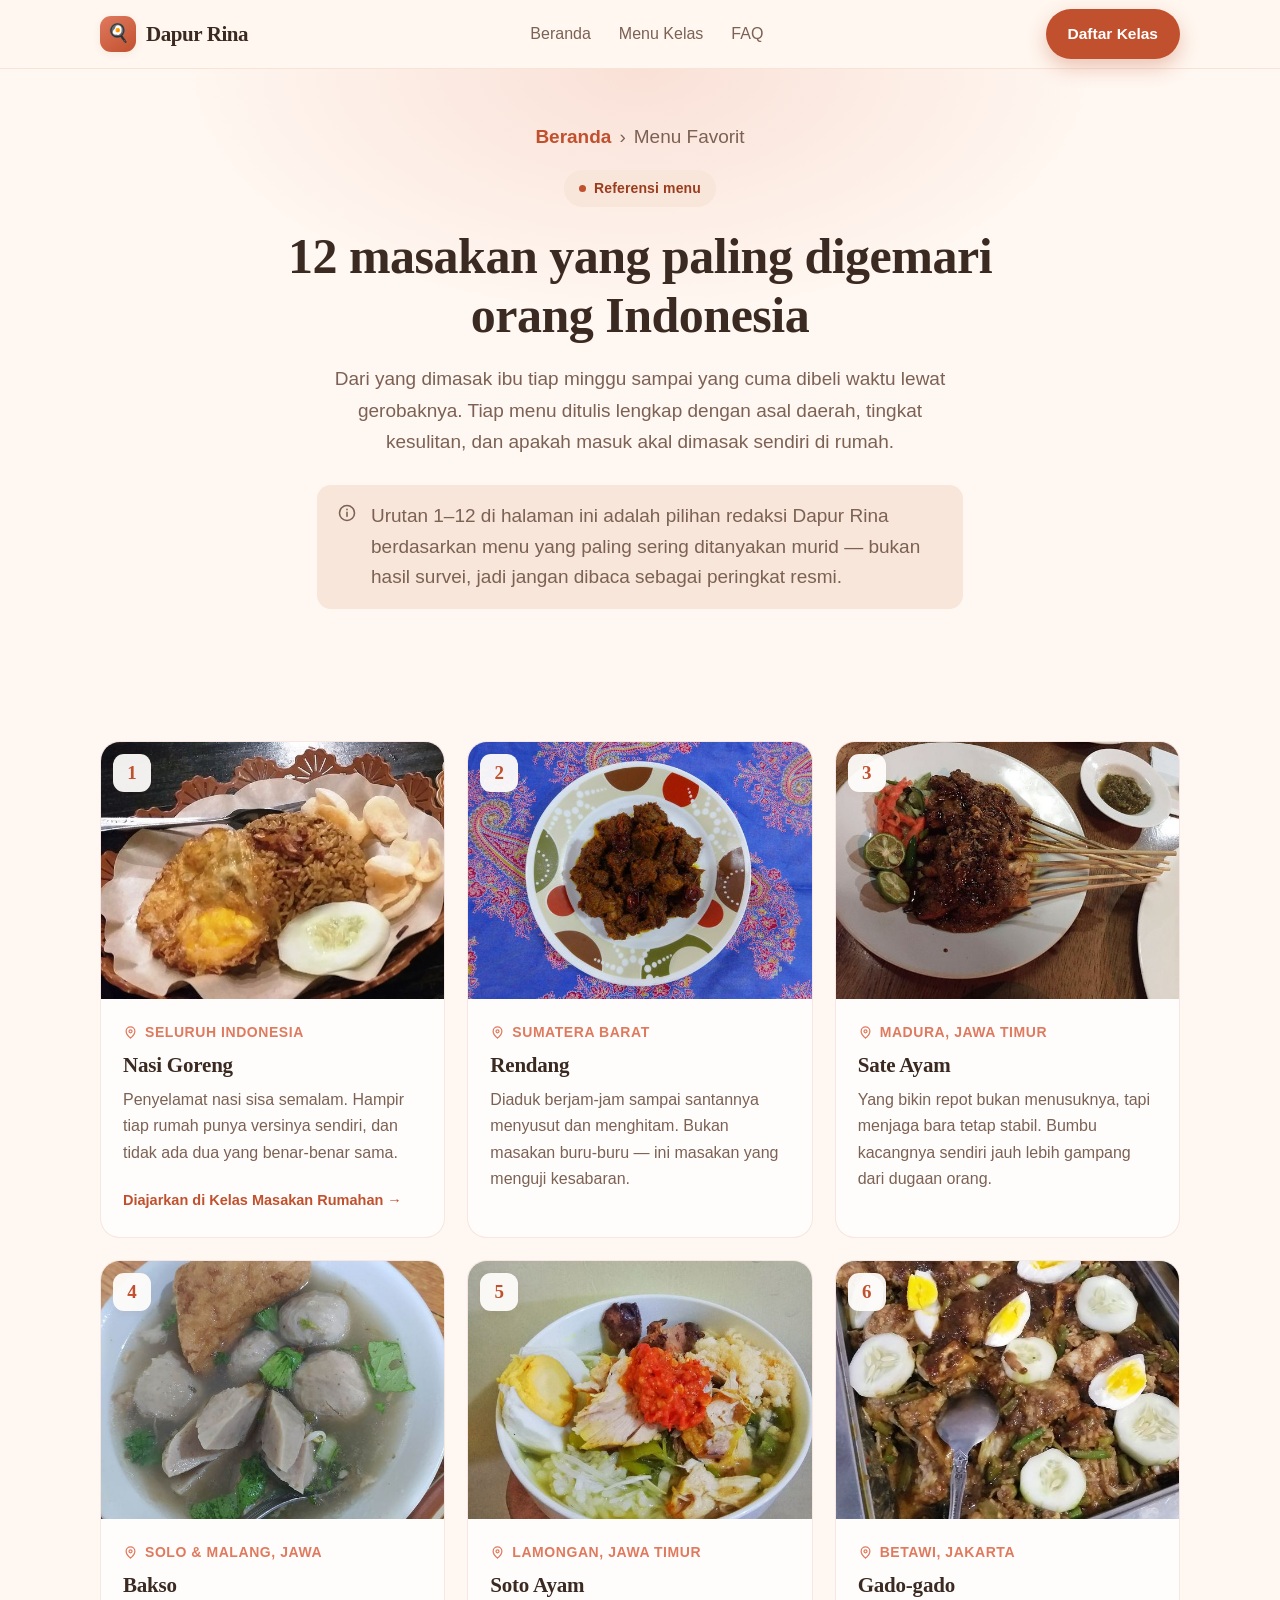
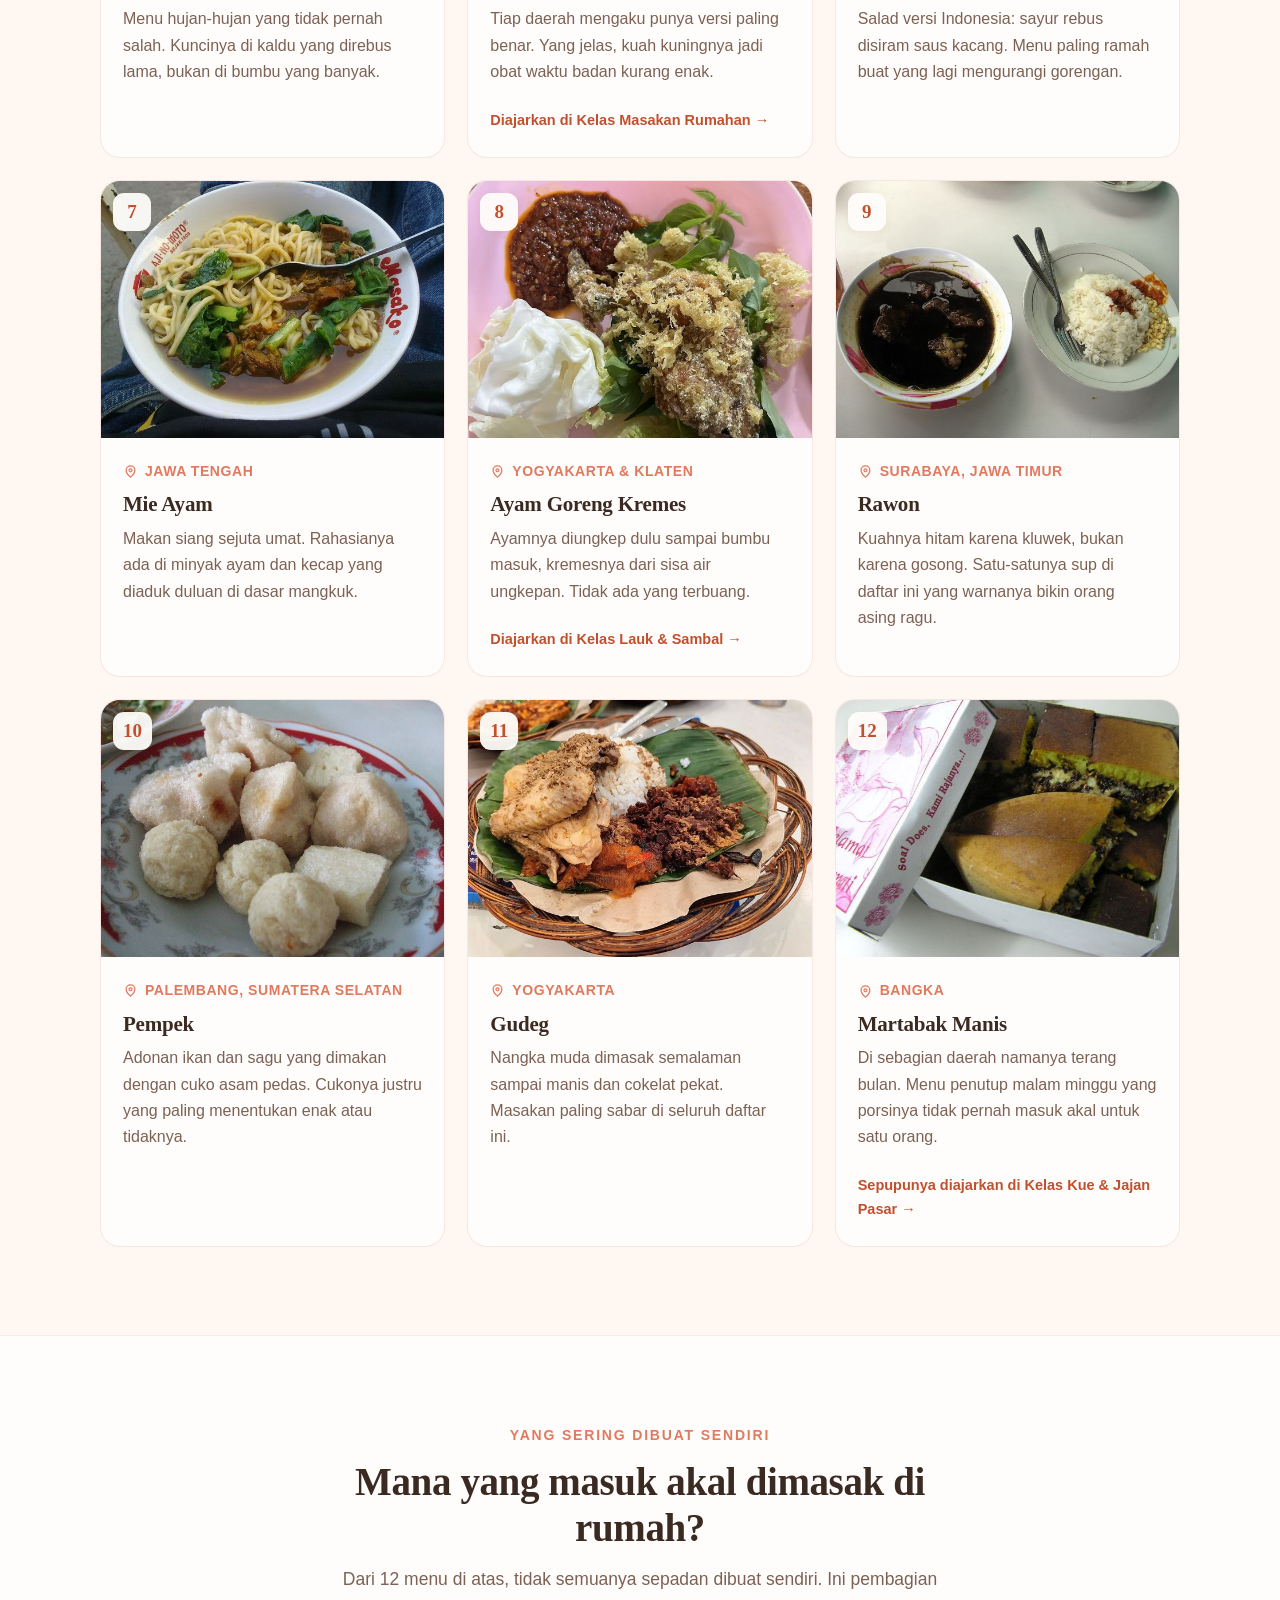
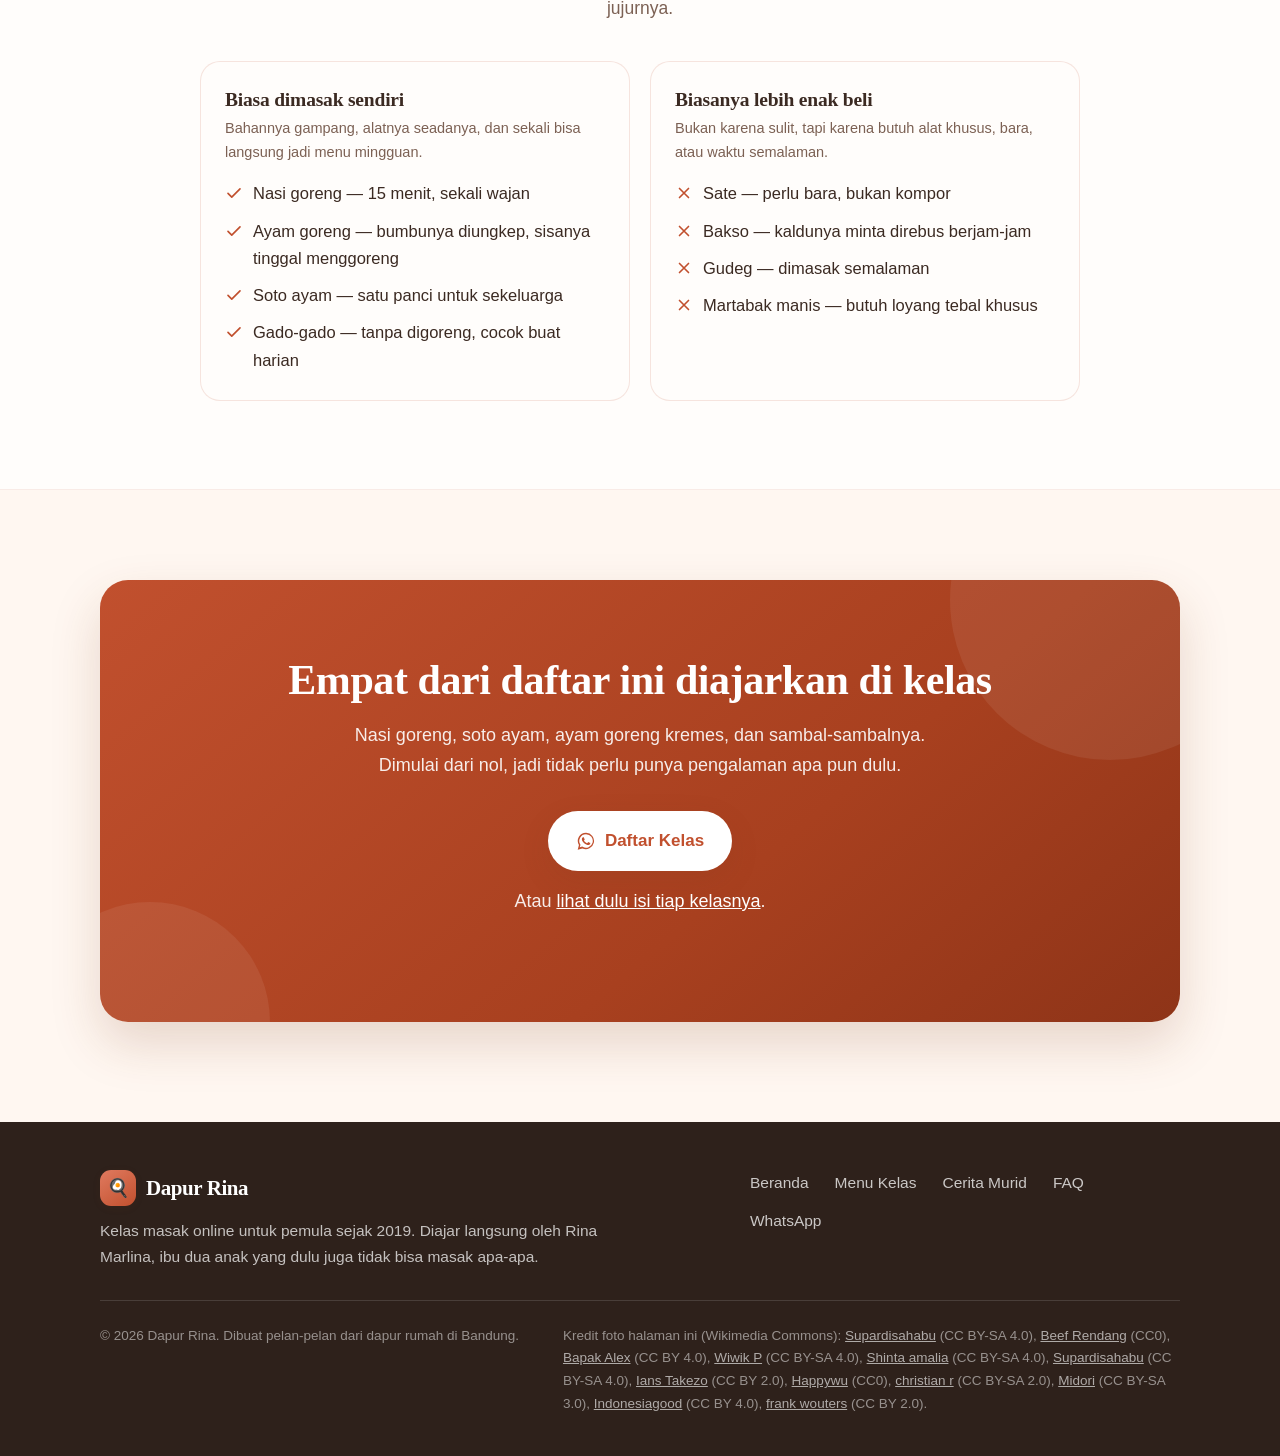
<file: menu-favorit.html>
<!DOCTYPE html>
<html lang="id">
<head>
<meta charset="utf-8">
<meta name="viewport" content="width=device-width, initial-scale=1">
<title>12 Menu Favorit Orang Indonesia — Dapur Rina</title>
<meta name="description" content="Daftar 12 masakan yang paling digemari orang Indonesia, lengkap dengan asal daerah dan tingkat kesulitannya. Mana yang biasa dimasak sendiri, mana yang biasa dibeli.">
<meta name="theme-color" content="#C1502E">
<meta property="og:type" content="article">
<meta property="og:title" content="12 Menu Favorit Orang Indonesia">
<meta property="og:description" content="Dari rendang sampai martabak manis — daftar masakan yang paling sering dirindukan orang Indonesia.">
<meta property="og:image" content="assets/fav-rendang.jpg">
<link rel="icon" href="data:image/svg+xml,<svg xmlns='http://www.w3.org/2000/svg' viewBox='0 0 100 100'><text y='.9em' font-size='90'>🍳</text></svg>">

<!--
  ================================================================
  Halaman daftar menu favorit. Gaya dan interaksinya menumpang
  style.css + app.js yang sama dengan index.html.

  Urutan 1-12 di halaman ini adalah PILIHAN REDAKSI, bukan hasil
  survei. Jangan menambahkan angka persentase atau klaim peringkat
  resmi kecuali ada sumber sungguhan yang bisa ditautkan.
  ================================================================
-->

<script>
  if ('IntersectionObserver' in window) document.documentElement.classList.add('js');
</script>

<link rel="stylesheet" href="style.css">
</head>
<body>

<header class="site-header">
  <div class="wrap header-inner">
    <a class="brand" href="index.html">
      <span class="brand-mark" aria-hidden="true">🍳</span>
      Dapur Rina
    </a>
    <nav class="nav" aria-label="Navigasi utama">
      <a href="index.html">Beranda</a>
      <a href="index.html#kelas">Menu Kelas</a>
      <a href="index.html#faq">FAQ</a>
    </nav>
    <a class="btn btn-primary btn-sm header-cta" href="https://wa.me/6281234567890?text=Halo%20Bu%20Rina%2C%20saya%20mau%20daftar%20kelas%20masak%20online%20Dapur%20Rina.">
      Daftar Kelas
    </a>
  </div>
</header>

<main>

  <!-- ============ JUDUL HALAMAN ============ -->
  <section class="laman-hero">
    <div class="wrap">
      <p class="remah"><a href="index.html">Beranda</a> <span aria-hidden="true">›</span> Menu Favorit</p>

      <span class="eyebrow">Referensi menu</span>
      <h1>12 masakan yang paling digemari orang Indonesia</h1>
      <p>
        Dari yang dimasak ibu tiap minggu sampai yang cuma dibeli waktu lewat gerobaknya.
        Tiap menu ditulis lengkap dengan asal daerah, tingkat kesulitan, dan apakah masuk akal
        dimasak sendiri di rumah.
      </p>

      <p class="catatan">
        <svg viewBox="0 0 24 24" fill="none" stroke="currentColor" stroke-width="1.9" stroke-linecap="round" stroke-linejoin="round" aria-hidden="true"><circle cx="12" cy="12" r="9"/><path d="M12 11v5M12 7.6v.4"/></svg>
        <span>Urutan 1–12 di halaman ini adalah pilihan redaksi Dapur Rina berdasarkan menu yang paling sering ditanyakan murid — bukan hasil survei, jadi jangan dibaca sebagai peringkat resmi.</span>
      </p>
    </div>
  </section>

  <!-- ============ DAFTAR 12 MENU ============ -->
  <section class="section" id="daftar">
    <div class="wrap">
      <div class="grid-3">

        <article class="fav-card reveal">
          <div class="fav-thumb">
            <img src="assets/fav-nasi-goreng.jpg" width="600" height="450" alt="Sepiring nasi goreng dengan telur dan kerupuk">
            <span class="fav-num">1</span>
          </div>
          <div class="fav-body">
            <span class="fav-asal"><svg viewBox="0 0 24 24" fill="none" stroke="currentColor" stroke-width="2" aria-hidden="true"><path d="M12 21s7-5.7 7-11a7 7 0 1 0-14 0c0 5.3 7 11 7 11Z"/><circle cx="12" cy="10" r="2.4"/></svg> Seluruh Indonesia</span>
            <h3>Nasi Goreng</h3>
            <p>Penyelamat nasi sisa semalam. Hampir tiap rumah punya versinya sendiri, dan tidak ada dua yang benar-benar sama.</p>
            <a class="fav-kelas" href="index.html#kelas">Diajarkan di Kelas Masakan Rumahan →</a>
          </div>
        </article>

        <article class="fav-card reveal">
          <div class="fav-thumb">
            <img src="assets/fav-rendang.jpg" width="600" height="450" loading="lazy" alt="Sepiring rendang daging berwarna cokelat gelap">
            <span class="fav-num">2</span>
          </div>
          <div class="fav-body">
            <span class="fav-asal"><svg viewBox="0 0 24 24" fill="none" stroke="currentColor" stroke-width="2" aria-hidden="true"><path d="M12 21s7-5.7 7-11a7 7 0 1 0-14 0c0 5.3 7 11 7 11Z"/><circle cx="12" cy="10" r="2.4"/></svg> Sumatera Barat</span>
            <h3>Rendang</h3>
            <p>Diaduk berjam-jam sampai santannya menyusut dan menghitam. Bukan masakan buru-buru — ini masakan yang menguji kesabaran.</p>
          </div>
        </article>

        <article class="fav-card reveal">
          <div class="fav-thumb">
            <img src="assets/fav-sate-ayam.jpg" width="600" height="450" loading="lazy" alt="Sate ayam dengan bumbu kacang di atas piring">
            <span class="fav-num">3</span>
          </div>
          <div class="fav-body">
            <span class="fav-asal"><svg viewBox="0 0 24 24" fill="none" stroke="currentColor" stroke-width="2" aria-hidden="true"><path d="M12 21s7-5.7 7-11a7 7 0 1 0-14 0c0 5.3 7 11 7 11Z"/><circle cx="12" cy="10" r="2.4"/></svg> Madura, Jawa Timur</span>
            <h3>Sate Ayam</h3>
            <p>Yang bikin repot bukan menusuknya, tapi menjaga bara tetap stabil. Bumbu kacangnya sendiri jauh lebih gampang dari dugaan orang.</p>
          </div>
        </article>

        <article class="fav-card reveal">
          <div class="fav-thumb">
            <img src="assets/fav-bakso.jpg" width="600" height="450" loading="lazy" alt="Semangkuk bakso dengan kuah bening dan tahu">
            <span class="fav-num">4</span>
          </div>
          <div class="fav-body">
            <span class="fav-asal"><svg viewBox="0 0 24 24" fill="none" stroke="currentColor" stroke-width="2" aria-hidden="true"><path d="M12 21s7-5.7 7-11a7 7 0 1 0-14 0c0 5.3 7 11 7 11Z"/><circle cx="12" cy="10" r="2.4"/></svg> Solo &amp; Malang, Jawa</span>
            <h3>Bakso</h3>
            <p>Menu hujan-hujan yang tidak pernah salah. Kuncinya di kaldu yang direbus lama, bukan di bumbu yang banyak.</p>
          </div>
        </article>

        <article class="fav-card reveal">
          <div class="fav-thumb">
            <img src="assets/fav-soto-ayam.jpg" width="600" height="450" loading="lazy" alt="Semangkuk soto ayam kuah kuning dengan sambal">
            <span class="fav-num">5</span>
          </div>
          <div class="fav-body">
            <span class="fav-asal"><svg viewBox="0 0 24 24" fill="none" stroke="currentColor" stroke-width="2" aria-hidden="true"><path d="M12 21s7-5.7 7-11a7 7 0 1 0-14 0c0 5.3 7 11 7 11Z"/><circle cx="12" cy="10" r="2.4"/></svg> Lamongan, Jawa Timur</span>
            <h3>Soto Ayam</h3>
            <p>Tiap daerah mengaku punya versi paling benar. Yang jelas, kuah kuningnya jadi obat waktu badan kurang enak.</p>
            <a class="fav-kelas" href="index.html#kelas">Diajarkan di Kelas Masakan Rumahan →</a>
          </div>
        </article>

        <article class="fav-card reveal">
          <div class="fav-thumb">
            <img src="assets/fav-gado-gado.jpg" width="600" height="450" loading="lazy" alt="Gado-gado dengan telur rebus dan saus kacang">
            <span class="fav-num">6</span>
          </div>
          <div class="fav-body">
            <span class="fav-asal"><svg viewBox="0 0 24 24" fill="none" stroke="currentColor" stroke-width="2" aria-hidden="true"><path d="M12 21s7-5.7 7-11a7 7 0 1 0-14 0c0 5.3 7 11 7 11Z"/><circle cx="12" cy="10" r="2.4"/></svg> Betawi, Jakarta</span>
            <h3>Gado-gado</h3>
            <p>Salad versi Indonesia: sayur rebus disiram saus kacang. Menu paling ramah buat yang lagi mengurangi gorengan.</p>
          </div>
        </article>

        <article class="fav-card reveal">
          <div class="fav-thumb">
            <img src="assets/fav-mie-ayam.jpg" width="600" height="450" loading="lazy" alt="Semangkuk mie ayam dengan sawi hijau">
            <span class="fav-num">7</span>
          </div>
          <div class="fav-body">
            <span class="fav-asal"><svg viewBox="0 0 24 24" fill="none" stroke="currentColor" stroke-width="2" aria-hidden="true"><path d="M12 21s7-5.7 7-11a7 7 0 1 0-14 0c0 5.3 7 11 7 11Z"/><circle cx="12" cy="10" r="2.4"/></svg> Jawa Tengah</span>
            <h3>Mie Ayam</h3>
            <p>Makan siang sejuta umat. Rahasianya ada di minyak ayam dan kecap yang diaduk duluan di dasar mangkuk.</p>
          </div>
        </article>

        <article class="fav-card reveal">
          <div class="fav-thumb">
            <img src="assets/fav-ayam-goreng.jpg" width="600" height="450" loading="lazy" alt="Ayam goreng kremes dengan sambal dan lalapan">
            <span class="fav-num">8</span>
          </div>
          <div class="fav-body">
            <span class="fav-asal"><svg viewBox="0 0 24 24" fill="none" stroke="currentColor" stroke-width="2" aria-hidden="true"><path d="M12 21s7-5.7 7-11a7 7 0 1 0-14 0c0 5.3 7 11 7 11Z"/><circle cx="12" cy="10" r="2.4"/></svg> Yogyakarta &amp; Klaten</span>
            <h3>Ayam Goreng Kremes</h3>
            <p>Ayamnya diungkep dulu sampai bumbu masuk, kremesnya dari sisa air ungkepan. Tidak ada yang terbuang.</p>
            <a class="fav-kelas" href="index.html#kelas">Diajarkan di Kelas Lauk &amp; Sambal →</a>
          </div>
        </article>

        <article class="fav-card reveal">
          <div class="fav-thumb">
            <img src="assets/fav-rawon.jpg" width="600" height="450" loading="lazy" alt="Semangkuk rawon berkuah hitam dengan nasi putih">
            <span class="fav-num">9</span>
          </div>
          <div class="fav-body">
            <span class="fav-asal"><svg viewBox="0 0 24 24" fill="none" stroke="currentColor" stroke-width="2" aria-hidden="true"><path d="M12 21s7-5.7 7-11a7 7 0 1 0-14 0c0 5.3 7 11 7 11Z"/><circle cx="12" cy="10" r="2.4"/></svg> Surabaya, Jawa Timur</span>
            <h3>Rawon</h3>
            <p>Kuahnya hitam karena kluwek, bukan karena gosong. Satu-satunya sup di daftar ini yang warnanya bikin orang asing ragu.</p>
          </div>
        </article>

        <article class="fav-card reveal">
          <div class="fav-thumb">
            <img src="assets/fav-pempek.jpg" width="600" height="450" loading="lazy" alt="Sepiring pempek Palembang">
            <span class="fav-num">10</span>
          </div>
          <div class="fav-body">
            <span class="fav-asal"><svg viewBox="0 0 24 24" fill="none" stroke="currentColor" stroke-width="2" aria-hidden="true"><path d="M12 21s7-5.7 7-11a7 7 0 1 0-14 0c0 5.3 7 11 7 11Z"/><circle cx="12" cy="10" r="2.4"/></svg> Palembang, Sumatera Selatan</span>
            <h3>Pempek</h3>
            <p>Adonan ikan dan sagu yang dimakan dengan cuko asam pedas. Cukonya justru yang paling menentukan enak atau tidaknya.</p>
          </div>
        </article>

        <article class="fav-card reveal">
          <div class="fav-thumb">
            <img src="assets/fav-gudeg.jpg" width="600" height="450" loading="lazy" alt="Gudeg dengan ayam dan sambal krecek di atas daun pisang">
            <span class="fav-num">11</span>
          </div>
          <div class="fav-body">
            <span class="fav-asal"><svg viewBox="0 0 24 24" fill="none" stroke="currentColor" stroke-width="2" aria-hidden="true"><path d="M12 21s7-5.7 7-11a7 7 0 1 0-14 0c0 5.3 7 11 7 11Z"/><circle cx="12" cy="10" r="2.4"/></svg> Yogyakarta</span>
            <h3>Gudeg</h3>
            <p>Nangka muda dimasak semalaman sampai manis dan cokelat pekat. Masakan paling sabar di seluruh daftar ini.</p>
          </div>
        </article>

        <article class="fav-card reveal">
          <div class="fav-thumb">
            <img src="assets/fav-martabak.jpg" width="600" height="450" loading="lazy" alt="Martabak manis dengan topping cokelat dan keju">
            <span class="fav-num">12</span>
          </div>
          <div class="fav-body">
            <span class="fav-asal"><svg viewBox="0 0 24 24" fill="none" stroke="currentColor" stroke-width="2" aria-hidden="true"><path d="M12 21s7-5.7 7-11a7 7 0 1 0-14 0c0 5.3 7 11 7 11Z"/><circle cx="12" cy="10" r="2.4"/></svg> Bangka</span>
            <h3>Martabak Manis</h3>
            <p>Di sebagian daerah namanya terang bulan. Menu penutup malam minggu yang porsinya tidak pernah masuk akal untuk satu orang.</p>
            <a class="fav-kelas" href="index.html#kelas">Sepupunya diajarkan di Kelas Kue &amp; Jajan Pasar →</a>
          </div>
        </article>

      </div>
    </div>
  </section>

  <!-- ============ DIMASAK SENDIRI vs DIBELI ============ -->
  <section class="section keunggulan" id="sering-dimasak">
    <div class="wrap">
      <div class="section-head center reveal">
        <span class="kicker">Yang sering dibuat sendiri</span>
        <h2>Mana yang masuk akal dimasak di rumah?</h2>
        <p>Dari 12 menu di atas, tidak semuanya sepadan dibuat sendiri. Ini pembagian jujurnya.</p>
      </div>

      <div class="banding reveal">
        <div class="banding-kolom">
          <h3>Biasa dimasak sendiri</h3>
          <span>Bahannya gampang, alatnya seadanya, dan sekali bisa langsung jadi menu mingguan.</span>
          <ul>
            <li><svg viewBox="0 0 24 24" fill="none" stroke="currentColor" stroke-width="2.2" stroke-linecap="round" stroke-linejoin="round" aria-hidden="true"><path d="m4 12.5 5 5 11-11"/></svg> Nasi goreng — 15 menit, sekali wajan</li>
            <li><svg viewBox="0 0 24 24" fill="none" stroke="currentColor" stroke-width="2.2" stroke-linecap="round" stroke-linejoin="round" aria-hidden="true"><path d="m4 12.5 5 5 11-11"/></svg> Ayam goreng — bumbunya diungkep, sisanya tinggal menggoreng</li>
            <li><svg viewBox="0 0 24 24" fill="none" stroke="currentColor" stroke-width="2.2" stroke-linecap="round" stroke-linejoin="round" aria-hidden="true"><path d="m4 12.5 5 5 11-11"/></svg> Soto ayam — satu panci untuk sekeluarga</li>
            <li><svg viewBox="0 0 24 24" fill="none" stroke="currentColor" stroke-width="2.2" stroke-linecap="round" stroke-linejoin="round" aria-hidden="true"><path d="m4 12.5 5 5 11-11"/></svg> Gado-gado — tanpa digoreng, cocok buat harian</li>
          </ul>
        </div>

        <div class="banding-kolom">
          <h3>Biasanya lebih enak beli</h3>
          <span>Bukan karena sulit, tapi karena butuh alat khusus, bara, atau waktu semalaman.</span>
          <ul>
            <li><svg viewBox="0 0 24 24" fill="none" stroke="currentColor" stroke-width="2.2" stroke-linecap="round" stroke-linejoin="round" aria-hidden="true"><path d="M6 6l12 12M18 6 6 18"/></svg> Sate — perlu bara, bukan kompor</li>
            <li><svg viewBox="0 0 24 24" fill="none" stroke="currentColor" stroke-width="2.2" stroke-linecap="round" stroke-linejoin="round" aria-hidden="true"><path d="M6 6l12 12M18 6 6 18"/></svg> Bakso — kaldunya minta direbus berjam-jam</li>
            <li><svg viewBox="0 0 24 24" fill="none" stroke="currentColor" stroke-width="2.2" stroke-linecap="round" stroke-linejoin="round" aria-hidden="true"><path d="M6 6l12 12M18 6 6 18"/></svg> Gudeg — dimasak semalaman</li>
            <li><svg viewBox="0 0 24 24" fill="none" stroke="currentColor" stroke-width="2.2" stroke-linecap="round" stroke-linejoin="round" aria-hidden="true"><path d="M6 6l12 12M18 6 6 18"/></svg> Martabak manis — butuh loyang tebal khusus</li>
          </ul>
        </div>
      </div>
    </div>
  </section>

  <!-- ============ CTA PENUTUP ============ -->
  <section class="cta">
    <div class="wrap">
      <div class="cta-panel reveal">
        <h2>Empat dari daftar ini diajarkan di kelas</h2>
        <p>Nasi goreng, soto ayam, ayam goreng kremes, dan sambal-sambalnya. Dimulai dari nol, jadi tidak perlu punya pengalaman apa pun dulu.</p>
        <a class="btn btn-light" href="https://wa.me/6281234567890?text=Halo%20Bu%20Rina%2C%20saya%20lihat%20halaman%20menu%20favorit%20dan%20mau%20daftar%20kelas.">
          <svg viewBox="0 0 24 24" fill="currentColor" aria-hidden="true"><path d="M12.04 2.01a9.9 9.9 0 0 0-8.5 14.9L2.05 22.4l5.62-1.47a9.9 9.9 0 1 0 4.37-18.92Zm0 1.8a8.1 8.1 0 1 1-4.1 15.09l-.3-.18-3.1.81.83-3.02-.2-.31A8.1 8.1 0 0 1 12.04 3.8Zm4.6 10.4c-.25-.13-1.47-.72-1.7-.8-.23-.09-.4-.13-.56.12-.17.25-.65.8-.8.97-.14.16-.29.19-.54.06-.25-.12-1.05-.38-2-1.24a7.5 7.5 0 0 1-1.38-1.72c-.15-.25-.02-.38.11-.5.11-.12.25-.3.37-.44.12-.15.16-.25.25-.42.08-.16.04-.31-.02-.44-.06-.12-.56-1.35-.77-1.85-.2-.48-.4-.41-.56-.42h-.47c-.17 0-.44.06-.66.31-.23.25-.87.85-.87 2.07s.89 2.4 1.02 2.57c.12.16 1.75 2.67 4.24 3.74.59.26 1.05.41 1.41.52.6.19 1.14.16 1.57.1.48-.07 1.47-.6 1.68-1.18.2-.58.2-1.08.14-1.18-.06-.1-.23-.16-.48-.28Z"/></svg>
          Daftar Kelas
        </a>
        <p class="cta-sub">Atau <a href="index.html#kelas" style="color:#fff;text-decoration:underline">lihat dulu isi tiap kelasnya</a>.</p>
      </div>
    </div>
  </section>

</main>

<footer class="site-footer">
  <div class="wrap">
    <div class="footer-top">
      <div>
        <div class="brand"><span class="brand-mark" aria-hidden="true">🍳</span> Dapur Rina</div>
        <p>Kelas masak online untuk pemula sejak 2019. Diajar langsung oleh Rina Marlina, ibu dua anak yang dulu juga tidak bisa masak apa-apa.</p>
      </div>
      <div>
        <div class="footer-links">
          <a href="index.html">Beranda</a>
          <a href="index.html#kelas">Menu Kelas</a>
          <a href="index.html#testimoni">Cerita Murid</a>
          <a href="index.html#faq">FAQ</a>
          <a href="https://wa.me/6281234567890?text=Halo%20Bu%20Rina%2C%20saya%20mau%20tanya%20soal%20kelas%20masak.">WhatsApp</a>
        </div>
      </div>
    </div>
    <div class="footer-bottom">
      <p>© 2026 Dapur Rina. Dibuat pelan-pelan dari dapur rumah di Bandung.</p>
      <p class="kredit">
        Kredit foto halaman ini (Wikimedia Commons):
        <a href="https://commons.wikimedia.org/wiki/File:Nasi_Goreng_Kampung.jpg">Supardisahabu</a> (CC BY-SA 4.0),
        <a href="https://commons.wikimedia.org/wiki/File:Beef_Rendang..JPG">Beef Rendang</a> (CC0),
        <a href="https://commons.wikimedia.org/wiki/File:Sate_ayam_sama_bumbu_kacang.jpg">Bapak Alex</a> (CC BY 4.0),
        <a href="https://commons.wikimedia.org/wiki/File:Bakso_khas_Solo.jpg">Wiwik P</a> (CC BY-SA 4.0),
        <a href="https://commons.wikimedia.org/wiki/File:Soto_ayam_lamongan.jpg">Shinta amalia</a> (CC BY-SA 4.0),
        <a href="https://commons.wikimedia.org/wiki/File:Gado-Gado.jpg">Supardisahabu</a> (CC BY-SA 4.0),
        <a href="https://commons.wikimedia.org/wiki/File:Mi_Ayam_(2).jpg">Ians Takezo</a> (CC BY 2.0),
        <a href="https://commons.wikimedia.org/wiki/File:Ayam_Goreng_Kremes.jpg">Happywu</a> (CC0),
        <a href="https://commons.wikimedia.org/wiki/File:Rawon_Setan.jpg">christian r</a> (CC BY-SA 2.0),
        <a href="https://commons.wikimedia.org/wiki/File:Pempek_campur.JPG">Midori</a> (CC BY-SA 3.0),
        <a href="https://commons.wikimedia.org/wiki/File:Gudeg_Ayam.jpg">Indonesiagood</a> (CC BY 4.0),
        <a href="https://commons.wikimedia.org/wiki/File:Martabak_manis_complit.jpg">frank wouters</a> (CC BY 2.0).
      </p>
    </div>
  </div>
</footer>

<!-- Bar CTA melayang, hanya tampil di layar kecil -->
<div class="bar">
  <a class="btn btn-primary btn-block" href="https://wa.me/6281234567890?text=Halo%20Bu%20Rina%2C%20saya%20lihat%20halaman%20menu%20favorit%20dan%20mau%20daftar%20kelas.">
    <svg viewBox="0 0 24 24" fill="currentColor" aria-hidden="true"><path d="M12.04 2.01a9.9 9.9 0 0 0-8.5 14.9L2.05 22.4l5.62-1.47a9.9 9.9 0 1 0 4.37-18.92Zm0 1.8a8.1 8.1 0 1 1-4.1 15.09l-.3-.18-3.1.81.83-3.02-.2-.31A8.1 8.1 0 0 1 12.04 3.8Zm4.6 10.4c-.25-.13-1.47-.72-1.7-.8-.23-.09-.4-.13-.56.12-.17.25-.65.8-.8.97-.14.16-.29.19-.54.06-.25-.12-1.05-.38-2-1.24a7.5 7.5 0 0 1-1.38-1.72c-.15-.25-.02-.38.11-.5.11-.12.25-.3.37-.44.12-.15.16-.25.25-.42.08-.16.04-.31-.02-.44-.06-.12-.56-1.35-.77-1.85-.2-.48-.4-.41-.56-.42h-.47c-.17 0-.44.06-.66.31-.23.25-.87.85-.87 2.07s.89 2.4 1.02 2.57c.12.16 1.75 2.67 4.24 3.74.59.26 1.05.41 1.41.52.6.19 1.14.16 1.57.1.48-.07 1.47-.6 1.68-1.18.2-.58.2-1.08.14-1.18-.06-.1-.23-.16-.48-.28Z"/></svg>
    Daftar Kelas — Sisa 6 Kursi
  </a>
</div>

<script src="app.js" defer></script>

</body>
</html>
</file>
<file: style.css>
/* Dapur Rina — gaya bersama untuk semua halaman.
   Diubah dari <style> inline saat halaman kedua dibuat, supaya satu
   perubahan desain tidak perlu dikerjakan dua kali. */

:root{
  --terracotta:#C1502E;
  --terracotta-dark:#9C3C1E;
  --clay:#E07A5F;
  --cream:#FFF7F1;
  --sand:#F7E6D9;
  --ink:#3B2A22;
  --muted:#7C6154;
  --white:#FFFDFB;
  --shadow-sm:0 2px 8px rgba(122,60,30,.08);
  --shadow-md:0 10px 30px rgba(122,60,30,.12);
  --shadow-lg:0 22px 50px rgba(122,60,30,.18);
  --radius:20px;
  --wrap:1120px;
}

*,*::before,*::after{box-sizing:border-box}
html{scroll-behavior:smooth}
body{
  margin:0;
  background:var(--cream);
  color:var(--ink);
  font:400 17px/1.65 -apple-system,BlinkMacSystemFont,"Segoe UI",Roboto,"Helvetica Neue",Arial,sans-serif;
  -webkit-font-smoothing:antialiased;
  overflow-x:hidden;
}
h1,h2,h3{font-family:Georgia,"Times New Roman",serif;font-weight:700;line-height:1.18;letter-spacing:-.01em;margin:0}
p{margin:0}
img{max-width:100%;height:auto;display:block}
a{color:inherit}

.wrap{width:100%;max-width:var(--wrap);margin-inline:auto;padding-inline:20px}
section{scroll-margin-top:84px}

/* ---------- Tombol ---------- */
.btn{
  display:inline-flex;align-items:center;justify-content:center;gap:9px;
  min-height:52px;padding:14px 26px;border-radius:999px;
  font-size:17px;font-weight:600;text-decoration:none;
  border:2px solid transparent;cursor:pointer;
  transition:transform .18s ease,box-shadow .18s ease,background-color .18s ease;
}
.btn svg{width:20px;height:20px;flex:none}
.btn-primary{background:var(--terracotta);color:#fff;box-shadow:0 8px 20px rgba(193,80,46,.32)}
.btn-primary:hover{background:var(--terracotta-dark);transform:translateY(-2px);box-shadow:0 12px 26px rgba(193,80,46,.38)}
.btn-ghost{background:transparent;color:var(--terracotta);border-color:rgba(193,80,46,.35)}
.btn-ghost:hover{background:rgba(193,80,46,.07);transform:translateY(-2px)}
.btn-light{background:#fff;color:var(--terracotta);box-shadow:var(--shadow-md)}
.btn-light:hover{transform:translateY(-2px);box-shadow:var(--shadow-lg)}
.btn-sm{min-height:44px;padding:10px 20px;font-size:15.5px}
.btn-block{width:100%}
:focus-visible{outline:3px solid var(--clay);outline-offset:3px;border-radius:6px}

/* ---------- Header ---------- */
.site-header{
  position:sticky;top:0;z-index:50;
  background:rgba(255,247,241,.88);
  backdrop-filter:saturate(180%) blur(12px);
  -webkit-backdrop-filter:saturate(180%) blur(12px);
  border-bottom:1px solid rgba(193,80,46,.12);
}
.header-inner{display:flex;align-items:center;justify-content:space-between;gap:16px;height:68px}
.brand{display:flex;align-items:center;gap:10px;font-family:Georgia,serif;font-size:21px;font-weight:700;text-decoration:none;letter-spacing:-.02em}
.brand-mark{
  width:36px;height:36px;border-radius:11px;flex:none;
  background:linear-gradient(145deg,var(--clay),var(--terracotta));
  display:grid;place-items:center;font-size:18px;box-shadow:var(--shadow-sm)
}
.nav{display:none;gap:28px;font-size:16px}
.nav a{text-decoration:none;color:var(--muted);font-weight:500;padding-block:6px}
.nav a:hover{color:var(--terracotta)}
.header-cta{display:none}

/* ---------- Hero ---------- */
.hero{position:relative;padding:44px 0 56px}
.hero::before{
  content:"";position:absolute;inset:0;z-index:-1;
  background:
    radial-gradient(760px 460px at 88% 6%,rgba(224,122,95,.20),transparent 62%),
    radial-gradient(620px 420px at 4% 96%,rgba(247,230,217,.9),transparent 60%);
}
.hero-grid{display:grid;gap:40px;align-items:center}
.eyebrow{
  display:inline-flex;align-items:center;gap:8px;
  background:var(--sand);color:var(--terracotta-dark);
  padding:7px 15px;border-radius:999px;
  font-size:14px;font-weight:600;letter-spacing:.01em;margin-bottom:20px
}
.eyebrow::before{content:"";width:7px;height:7px;border-radius:50%;background:var(--terracotta);flex:none}
.hero h1{font-size:clamp(34px,7.4vw,56px);margin-bottom:20px}
.hero h1 em{font-style:normal;color:var(--terracotta);position:relative;white-space:nowrap}
.hero h1 em::after{
  content:"";position:absolute;left:0;right:0;bottom:.03em;height:.28em;
  background:rgba(224,122,95,.26);border-radius:4px;z-index:-1
}
.hero-lead{font-size:clamp(17px,2.4vw,19.5px);color:var(--muted);max-width:33em;margin-bottom:30px}
.hero-actions{display:flex;flex-wrap:wrap;gap:14px;margin-bottom:26px}
.trust{display:flex;flex-wrap:wrap;gap:10px 22px;font-size:15px;color:var(--muted)}
.trust span{display:inline-flex;align-items:center;gap:7px}
.trust svg{width:17px;height:17px;color:var(--terracotta);flex:none}
.stars{color:#E8A33D;letter-spacing:1px}

/* Visual hero */
.hero-visual{position:relative;isolation:isolate}
.hero-photo{
  border-radius:26px;overflow:hidden;box-shadow:var(--shadow-lg);
  transform:rotate(-1.1deg);background:var(--sand)
}
.hero-photo img{width:100%;height:auto;object-fit:cover;aspect-ratio:3/2}
.hero-badge{
  position:absolute;top:16px;left:-6px;
  background:var(--white);border-radius:14px;padding:11px 16px;
  box-shadow:var(--shadow-md);font-size:14px;font-weight:600;line-height:1.35
}
.hero-badge small{display:block;font-size:12.5px;font-weight:500;color:var(--muted)}
.hero-chip{
  position:absolute;right:-8px;bottom:-22px;
  width:118px;height:118px;border-radius:50%;overflow:hidden;
  border:6px solid var(--cream);box-shadow:var(--shadow-md)
}
.hero-chip img{width:100%;height:100%;object-fit:cover}

/* ---------- Judul bagian ---------- */
.section{padding:64px 0}
.section-head{max-width:36em;margin-bottom:38px}
.section-head.center{margin-inline:auto;text-align:center}
.kicker{
  display:block;font-size:14px;font-weight:700;letter-spacing:.13em;
  text-transform:uppercase;color:var(--clay);margin-bottom:12px
}
.section-head h2{font-size:clamp(27px,4.6vw,39px);margin-bottom:14px}
.section-head p{color:var(--muted);font-size:17.5px}

/* ---------- Keunggulan ---------- */
.keunggulan{background:var(--white);border-block:1px solid rgba(193,80,46,.1)}
.grid-3{display:grid;gap:22px}
.card{
  background:var(--white);border:1px solid rgba(193,80,46,.13);
  border-radius:var(--radius);padding:30px 26px;
  transition:transform .2s ease,box-shadow .2s ease,border-color .2s ease
}
.card:hover{transform:translateY(-4px);box-shadow:var(--shadow-md);border-color:rgba(193,80,46,.26)}
.card-icon{
  width:56px;height:56px;border-radius:16px;margin-bottom:18px;
  background:var(--sand);color:var(--terracotta);
  display:grid;place-items:center
}
.card-icon svg{width:28px;height:28px}
.card h3{font-size:21px;margin-bottom:10px}
.card p{color:var(--muted);font-size:16.5px}

/* ---------- Kelas ---------- */
.kelas-card{
  display:flex;flex-direction:column;overflow:hidden;padding:0;
  background:var(--white);border:1px solid rgba(193,80,46,.13);
  border-radius:var(--radius);position:relative;
  transition:transform .2s ease,box-shadow .2s ease
}
.kelas-card:hover{transform:translateY(-5px);box-shadow:var(--shadow-lg)}
.kelas-card.featured{border-color:var(--terracotta);box-shadow:var(--shadow-md)}
.kelas-thumb{position:relative;background:var(--sand)}
.kelas-thumb img{width:100%;aspect-ratio:4/3;object-fit:cover}
.tag-featured{
  position:absolute;top:14px;right:14px;
  background:var(--terracotta);color:#fff;
  font-size:12.5px;font-weight:700;letter-spacing:.06em;text-transform:uppercase;
  padding:7px 13px;border-radius:999px;box-shadow:var(--shadow-sm)
}
.kelas-body{padding:26px 24px 28px;display:flex;flex-direction:column;flex:1}
.kelas-meta{font-size:14px;font-weight:600;color:var(--clay);letter-spacing:.04em;text-transform:uppercase;margin-bottom:9px}
.kelas-card h3{font-size:22.5px;margin-bottom:14px}
@media (min-width:600px){ .kelas-card h3{min-height:2.36em} } /* biar harga sejajar antar kartu */
.harga{display:flex;align-items:baseline;gap:10px;flex-wrap:wrap;margin-bottom:20px}
.harga strong{font-size:29px;font-family:Georgia,serif;color:var(--terracotta)}
.harga del{color:var(--muted);font-size:16px}
.harga .per{font-size:14.5px;color:var(--muted)}
.fitur{list-style:none;margin:0 0 24px;padding:0;display:grid;gap:11px}
.fitur li{display:flex;gap:11px;font-size:16px;color:var(--muted);line-height:1.5}
.fitur svg{width:19px;height:19px;color:var(--terracotta);flex:none;margin-top:3px}
.kelas-body .btn{margin-top:auto}
.kelas-note{text-align:center;color:var(--muted);font-size:15.5px;margin-top:30px}

/* ---------- Testimoni ---------- */
.testimoni{background:var(--white);border-block:1px solid rgba(193,80,46,.1)}
.quote{
  background:var(--cream);border:1px solid rgba(193,80,46,.12);
  border-radius:var(--radius);padding:30px 26px;display:flex;flex-direction:column
}
.quote .mark{font-family:Georgia,serif;font-size:52px;line-height:.7;color:var(--clay);opacity:.5;margin-bottom:12px}
.quote blockquote{margin:0 0 22px;font-size:17.5px;line-height:1.6}
.who{display:flex;align-items:center;gap:13px;margin-top:auto}
.avatar{
  width:46px;height:46px;border-radius:50%;flex:none;
  display:grid;place-items:center;color:#fff;font-weight:700;font-size:17px;
  font-family:Georgia,serif
}
.a1{background:linear-gradient(145deg,#E07A5F,#C1502E)}
.a2{background:linear-gradient(145deg,#D98C45,#B4642A)}
.a3{background:linear-gradient(145deg,#C97B6A,#9C3C1E)}
.who b{display:block;font-size:16px;font-weight:600}
.who span{font-size:14.5px;color:var(--muted)}

/* ---------- Galeri video ---------- */
.galeri{background:linear-gradient(180deg,#FBEDE2 0%,var(--cream) 100%)}
.video-card{
  display:flex;flex-direction:column;overflow:hidden;text-decoration:none;
  background:var(--white);border:1px solid rgba(193,80,46,.13);
  border-radius:var(--radius);
  transition:transform .2s ease,box-shadow .2s ease
}
.video-card:hover{transform:translateY(-5px);box-shadow:var(--shadow-lg)}
.video-thumb{position:relative;aspect-ratio:16/9;background:var(--sand)}
.video-thumb img{width:100%;height:100%;object-fit:cover}
.video-thumb::after{
  content:"";position:absolute;inset:0;
  background:linear-gradient(180deg,rgba(59,42,34,0) 48%,rgba(59,42,34,.5))
}
.play{
  position:absolute;left:50%;top:50%;translate:-50% -50%;z-index:1;
  width:60px;height:60px;border-radius:50%;
  background:rgba(255,253,251,.94);color:var(--terracotta);
  display:grid;place-items:center;box-shadow:var(--shadow-md);
  transition:transform .2s ease,background-color .2s ease
}
.play svg{width:24px;height:24px;margin-left:3px}
.video-card:hover .play{transform:scale(1.09);background:#fff}
.durasi{
  position:absolute;right:12px;bottom:12px;z-index:1;
  background:rgba(46,33,27,.85);color:#fff;
  font-size:13px;font-weight:600;padding:4px 9px;border-radius:7px;
  font-variant-numeric:tabular-nums
}
.video-body{display:flex;flex-direction:column;gap:9px;flex:1;padding:22px 22px 24px}
.video-tag{font-size:13px;font-weight:700;letter-spacing:.08em;text-transform:uppercase;color:var(--clay)}
.video-card h3{font-size:19px;line-height:1.36;color:var(--ink)}
.video-src{margin-top:auto;padding-top:6px;font-size:14.5px;color:var(--muted);display:flex;align-items:center;gap:8px}
.video-src svg{width:18px;height:18px;color:var(--terracotta);flex:none}

/* ---------- FAQ ---------- */
.faq{max-width:780px;margin-inline:auto;display:grid;gap:12px}
.faq details{
  background:var(--white);border:1px solid rgba(193,80,46,.15);
  border-radius:16px;transition:border-color .2s ease,box-shadow .2s ease
}
.faq details[open]{border-color:rgba(193,80,46,.34);box-shadow:var(--shadow-sm)}
.faq summary{
  display:flex;align-items:center;justify-content:space-between;gap:18px;
  padding:20px 22px;cursor:pointer;list-style:none;
  font-family:Georgia,"Times New Roman",serif;font-size:18.5px;font-weight:700;line-height:1.4
}
.faq summary::-webkit-details-marker{display:none}
.faq summary:hover{color:var(--terracotta)}
.faq .chev{width:22px;height:22px;flex:none;color:var(--terracotta);transition:transform .2s ease}
.faq details[open] .chev{transform:rotate(180deg)}
.faq details p{padding:0 22px 22px;color:var(--muted);font-size:16.5px}
.faq-note{text-align:center;color:var(--muted);font-size:16px;margin-top:28px}
.faq-note a{color:var(--terracotta);font-weight:600}

/* ---------- CTA penutup ---------- */
.cta{padding:70px 0 78px}
.cta-panel{
  position:relative;overflow:hidden;
  background:linear-gradient(140deg,var(--terracotta) 0%,#A8401F 62%,#8E3418 100%);
  color:#fff;border-radius:28px;padding:56px 28px;text-align:center;
  box-shadow:var(--shadow-lg)
}
.cta-panel::before,.cta-panel::after{
  content:"";position:absolute;border-radius:50%;background:rgba(255,255,255,.07)
}
.cta-panel::before{width:320px;height:320px;top:-140px;right:-90px}
.cta-panel::after{width:240px;height:240px;bottom:-120px;left:-70px}
.cta-panel > *{position:relative}
.cta-panel h2{font-size:clamp(28px,5vw,42px);margin-bottom:16px}
.cta-panel p{color:rgba(255,255,255,.9);font-size:18px;max-width:34em;margin:0 auto 30px}
.cta-panel .btn{margin-bottom:16px}
.cta-sub{font-size:15px;color:rgba(255,255,255,.82)}

/* ---------- Footer ---------- */
.site-footer{background:#2E211B;color:rgba(255,255,255,.72);padding:48px 0 40px;font-size:15.5px}
.footer-top{display:grid;gap:28px;padding-bottom:30px;border-bottom:1px solid rgba(255,255,255,.13)}
.site-footer .brand{color:#fff;margin-bottom:12px}
.footer-top p{max-width:34em}
.footer-links{display:flex;flex-wrap:wrap;gap:12px 26px}
.footer-links a{text-decoration:none;color:rgba(255,255,255,.75)}
.footer-links a:hover{color:#fff;text-decoration:underline}
.footer-bottom{padding-top:24px;display:grid;gap:14px;font-size:13.5px;color:rgba(255,255,255,.5)}
.footer-bottom a{color:rgba(255,255,255,.62)}
.kredit{line-height:1.7}

/* ---------- Interaksi (hanya aktif kalau JS jalan) ---------- */
/* Kelas .js dipasang di <head>; semua efek di bawah bergantung padanya,
   jadi kalau JS mati atau error halaman kembali ke perilaku statis. */
/* Yang menyembunyikan hanya kelas .siap, dan .siap dipasang oleh JS
   tepat sebelum elemennya dipantau. Jadi kalau skripnya gagal di
   tengah jalan, isi halaman tidak pernah ikut hilang. */
.reveal.siap{opacity:0;transform:translateY(22px);transition:opacity .55s ease,transform .55s ease}
.reveal.siap.tampil{opacity:1;transform:none}

.nav a{position:relative}
.nav a[aria-current]{color:var(--terracotta);font-weight:600}
.nav a[aria-current]::after{
  content:"";position:absolute;left:0;right:0;bottom:0;
  height:2px;border-radius:2px;background:var(--terracotta)
}

/* Pemutar video di dalam halaman */
.video-modal{
  border:0;padding:0;background:transparent;overflow:visible;
  width:min(1000px,92vw);max-width:none
}
.video-modal::backdrop{background:rgba(46,33,27,.78)}
.modal-frame{
  position:relative;aspect-ratio:16/9;background:#000;
  border-radius:18px;overflow:hidden;box-shadow:var(--shadow-lg)
}
.modal-frame iframe{position:absolute;inset:0;width:100%;height:100%;border:0}
.modal-close{
  position:absolute;top:12px;right:12px;z-index:2;
  width:42px;height:42px;border:0;border-radius:50%;cursor:pointer;
  background:rgba(255,253,251,.92);color:var(--ink);
  display:grid;place-items:center;box-shadow:var(--shadow-sm);
  transition:transform .18s ease,background-color .18s ease
}
.modal-close:hover{transform:scale(1.08);background:#fff}
.modal-close svg{width:20px;height:20px}
.modal-judul{
  margin-top:14px;color:rgba(255,253,251,.92);
  font-family:Georgia,serif;font-size:18px;text-align:center
}

/* ---------- Bar CTA melayang (mobile) ---------- */
.bar{
  position:fixed;left:0;right:0;bottom:0;z-index:60;
  padding:11px 16px calc(11px + env(safe-area-inset-bottom));
  background:rgba(255,247,241,.94);
  backdrop-filter:blur(12px);-webkit-backdrop-filter:blur(12px);
  border-top:1px solid rgba(193,80,46,.16);
  box-shadow:0 -6px 24px rgba(122,60,30,.1)
}
body{padding-bottom:88px}
/* Dengan JS: bar baru muncul setelah hero lewat, dan menyingkir
   waktu panel CTA penutup kelihatan supaya tidak dobel ajakan. */
.js .bar{transform:translateY(135%);transition:transform .32s cubic-bezier(.4,0,.2,1)}
.js .bar.tampil{transform:none}

/* ---------- Testimoni: geser samping di layar kecil ---------- */
@media (max-width:599px){
  .testi-slider{
    grid-auto-flow:column;grid-auto-columns:84%;
    overflow-x:auto;overscroll-behavior-x:contain;
    scroll-snap-type:x mandatory;scroll-padding-inline:20px;
    margin-inline:-20px;padding:4px 20px 12px;
    scrollbar-width:none
  }
  .testi-slider::-webkit-scrollbar{display:none}
  .testi-slider>*{scroll-snap-align:center}
}
.geser-hint{display:none;text-align:center;color:var(--muted);font-size:14.5px;margin-top:14px}
@media (max-width:599px){.geser-hint{display:block}}

/* ---------- Responsif ---------- */
@media (min-width:600px){
  .grid-3{grid-template-columns:repeat(2,1fr)}
  .hero-badge{left:-18px}
}
@media (min-width:900px){
  .grid-3{grid-template-columns:repeat(3,1fr)}
  .hero{padding:64px 0 84px}
  .hero-grid{grid-template-columns:1.04fr .96fr;gap:56px}
  .section{padding:88px 0}
  .cta{padding:90px 0 100px}
  .cta-panel{padding:76px 56px}
  .nav,.header-cta{display:flex}
  .bar{display:none}
  body{padding-bottom:0}
  .footer-top{grid-template-columns:1.4fr 1fr;gap:48px}
  .footer-bottom{grid-template-columns:minmax(240px,max-content) minmax(0,1fr);align-items:start;gap:16px 44px}
}
@media (prefers-reduced-motion:reduce){
  html{scroll-behavior:auto}
  *{transition:none!important;animation:none!important}
  .reveal.siap{opacity:1!important;transform:none!important}
  .js .bar{transform:none!important}
}

/* ================================================================
   Halaman "Menu Favorit Orang Indonesia" (menu-favorit.html)
   ================================================================ */
.laman-hero{position:relative;padding:52px 0 44px;text-align:center}
.laman-hero::before{
  content:"";position:absolute;inset:0;z-index:-1;
  background:radial-gradient(700px 380px at 50% 0%,rgba(224,122,95,.18),transparent 65%)
}
.laman-hero h1{font-size:clamp(31px,6vw,50px);margin-bottom:18px;max-width:16em;margin-inline:auto}
.laman-hero p{color:var(--muted);font-size:clamp(16.5px,2.2vw,19px);max-width:34em;margin-inline:auto}
.remah{
  display:flex;justify-content:center;gap:8px;align-items:center;
  font-size:14.5px;color:var(--muted);margin-bottom:18px
}
.remah a{color:var(--terracotta);text-decoration:none;font-weight:600}
.remah a:hover{text-decoration:underline}

/* Catatan jujur soal asal-usul urutan */
.catatan{
  display:flex;gap:14px;align-items:flex-start;
  max-width:640px;margin:28px auto 0;padding:16px 20px;
  background:var(--sand);border-radius:14px;
  font-size:15.5px;line-height:1.6;color:var(--terracotta-dark);text-align:left
}
.catatan svg{width:20px;height:20px;flex:none;margin-top:2px}

/* Kartu menu favorit */
.fav-card{
  position:relative;display:flex;flex-direction:column;overflow:hidden;
  background:var(--white);border:1px solid rgba(193,80,46,.13);
  border-radius:var(--radius);
  transition:transform .2s ease,box-shadow .2s ease
}
.fav-card:hover{transform:translateY(-5px);box-shadow:var(--shadow-md)}
.fav-thumb{position:relative;aspect-ratio:4/3;background:var(--sand)}
.fav-thumb img{width:100%;height:100%;object-fit:cover}
.fav-num{
  position:absolute;top:12px;left:12px;
  min-width:38px;height:38px;padding:0 10px;border-radius:11px;
  background:rgba(255,253,251,.94);color:var(--terracotta);
  font-family:Georgia,serif;font-size:19px;font-weight:700;
  display:grid;place-items:center;box-shadow:var(--shadow-sm)
}
.fav-body{display:flex;flex-direction:column;gap:9px;flex:1;padding:22px 22px 24px}
.fav-card h3{font-size:21px}
.fav-asal{
  display:flex;align-items:center;gap:7px;
  font-size:14px;font-weight:600;letter-spacing:.04em;text-transform:uppercase;color:var(--clay)
}
.fav-asal svg{width:15px;height:15px;flex:none}
.fav-card p{color:var(--muted);font-size:16px}
.fav-kelas{
  margin-top:auto;padding-top:14px;font-size:14.5px;font-weight:600;
  color:var(--terracotta);text-decoration:none;
  display:inline-flex;align-items:center;gap:6px
}
.fav-kelas:hover{text-decoration:underline}

/* Dua kolom: dimasak sendiri vs dibeli */
.banding{display:grid;gap:20px;max-width:880px;margin-inline:auto}
@media (min-width:700px){.banding{grid-template-columns:1fr 1fr}}
.banding-kolom{
  background:var(--white);border:1px solid rgba(193,80,46,.14);
  border-radius:var(--radius);padding:26px 24px
}
.banding-kolom h3{font-size:19.5px;margin-bottom:6px}
.banding-kolom > span{display:block;font-size:14.5px;color:var(--muted);margin-bottom:16px}
.banding-kolom ul{list-style:none;margin:0;padding:0;display:grid;gap:10px}
.banding-kolom li{display:flex;gap:10px;font-size:16.5px;align-items:flex-start}
.banding-kolom li svg{width:18px;height:18px;flex:none;margin-top:4px;color:var(--terracotta)}
</file>
